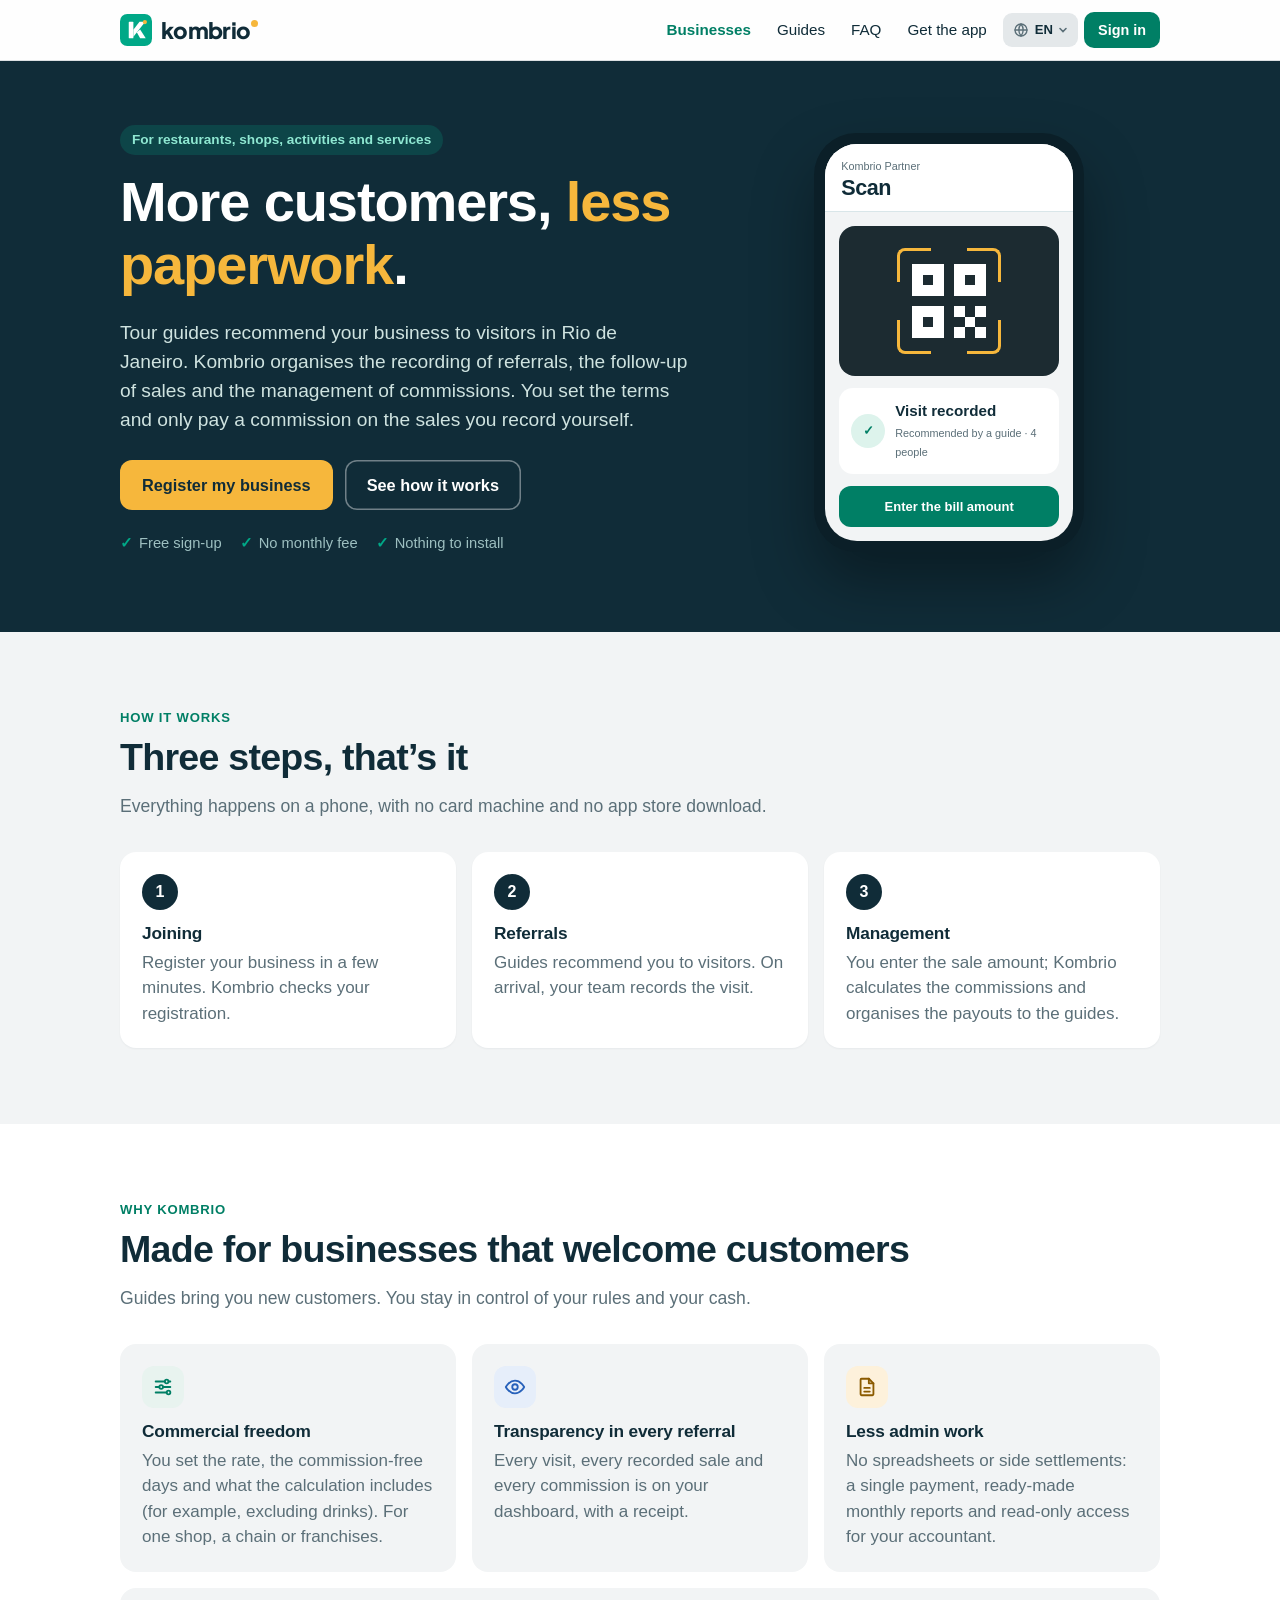
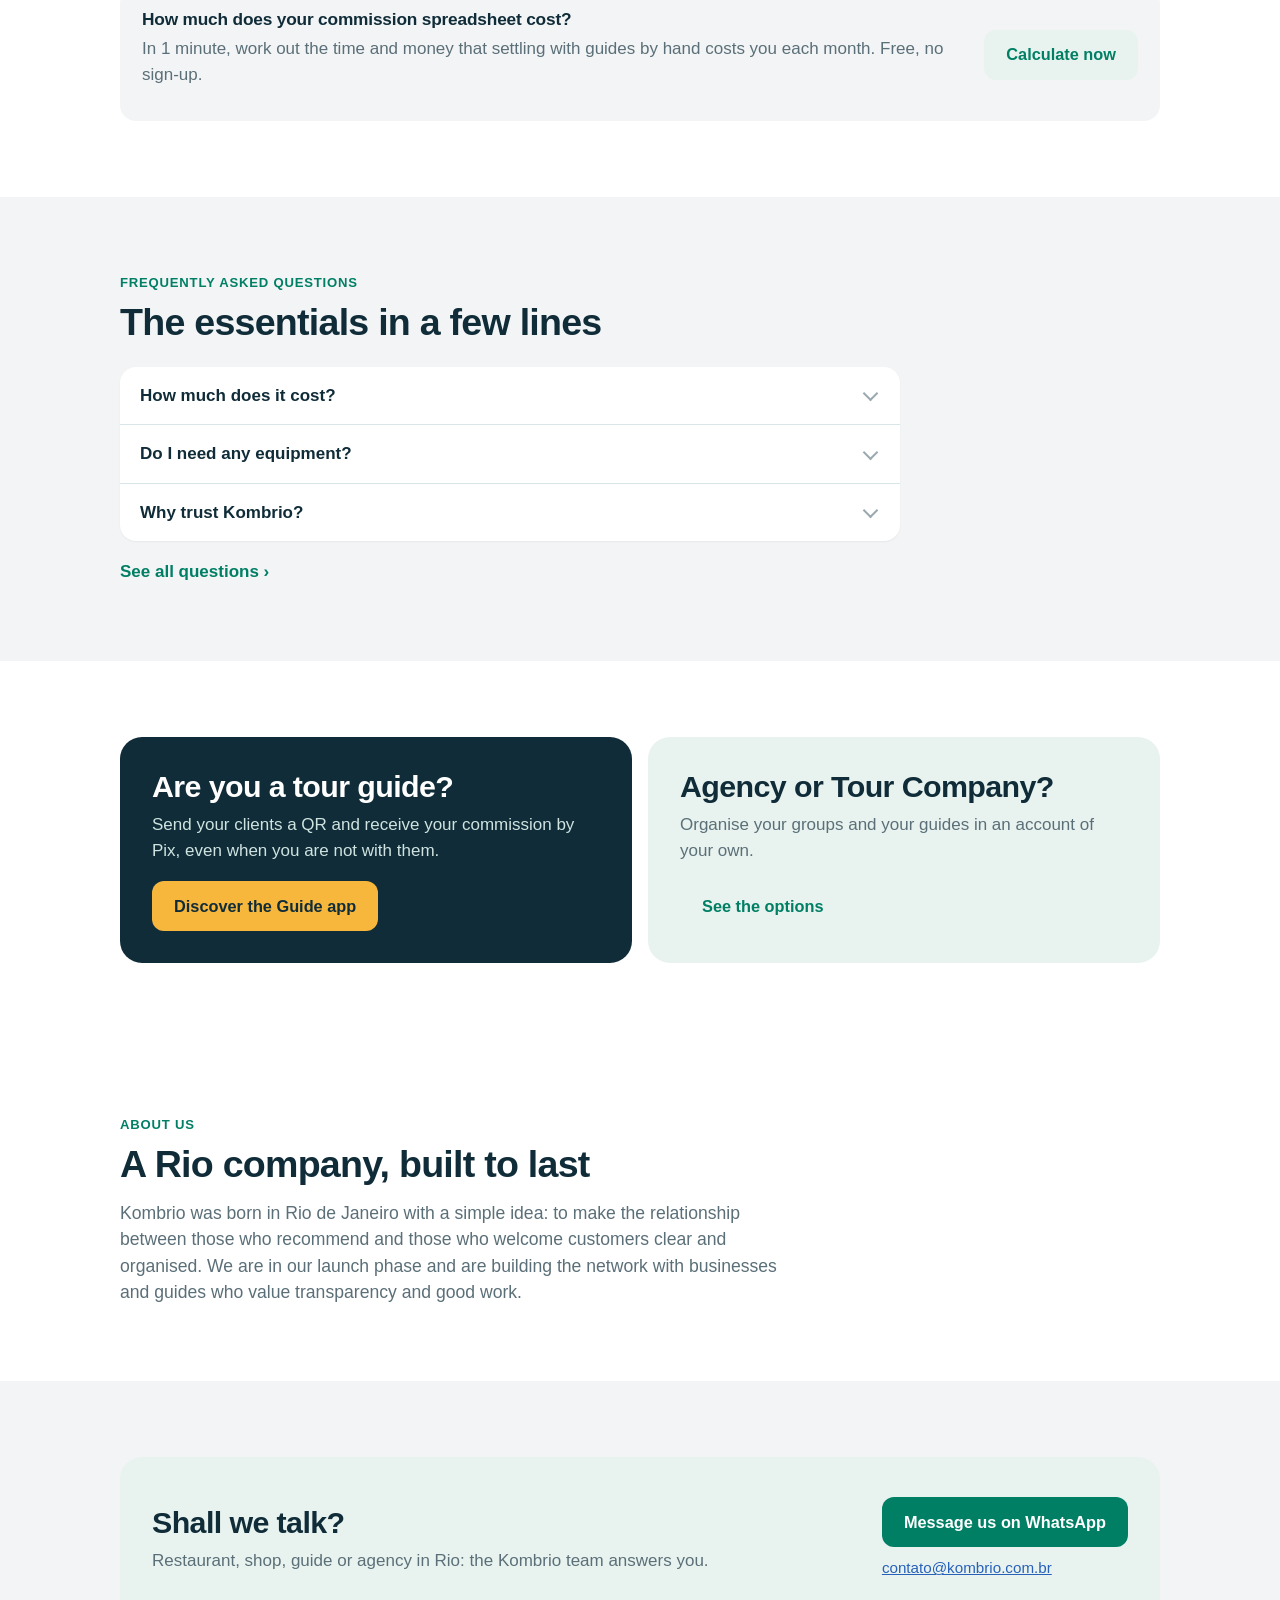
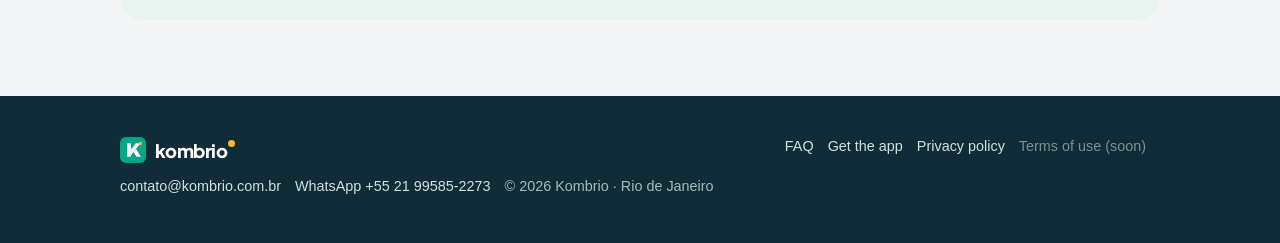
<file: index.html>
<!doctype html>
<html lang="pt-BR">
<head>
  <meta charset="utf-8">
  <meta name="viewport" content="width=device-width, initial-scale=1, viewport-fit=cover">
  <title data-t="meta.title">Kombrio · Mais clientes, menos burocracia</title>
  <meta name="description" content="Restaurantes, lojas, atividades e serviços: guias de turismo recomendam o seu estabelecimento. A Kombrio organiza as indicações, as vendas e as comissões. Sem mensalidade.">
  <meta name="theme-color" content="#102C38">
  <meta property="og:title" content="Kombrio · Mais clientes, menos burocracia">
  <meta property="og:description" content="Guias de turismo recomendam o seu estabelecimento. A Kombrio organiza as indicações, o acompanhamento das vendas e a gestão das comissões.">
  <meta property="og:image" content="https://kombrio.com.br/icon-512.png">
  <link rel="canonical" href="https://kombrio.com.br/">
  <link rel="icon" href="icon.svg" type="image/svg+xml">
  <link rel="apple-touch-icon" href="icon-180.png">
  <link rel="preconnect" href="https://fonts.googleapis.com">
  <link rel="preconnect" href="https://fonts.gstatic.com" crossorigin>
  <link rel="stylesheet" href="https://fonts.googleapis.com/css2?family=Plus+Jakarta+Sans:wght@800&display=swap">
  <link rel="stylesheet" href="site.css?v=8">
</head>
<body>
<header class="top">
  <div class="wrap bar">
    <a class="logo" href="./"><img src="icon.svg" alt="">kombrio<i></i></a>
    <nav class="nav">
      <a class="lk on" href="./" data-t="nav.partners">Estabelecimentos</a>
      <a class="lk" href="guias.html" data-t="nav.guides">Guias</a>
      <a class="lk" href="faq.html" data-t="nav.faq">Perguntas</a>
      <a class="lk" href="baixar.html" data-t="nav.dl">Baixar o app</a>
      <label class="langsw" title="Idioma / Language / Langue"><svg width="16" height="16" viewBox="0 0 24 24" fill="none" stroke="currentColor" stroke-width="2" stroke-linecap="round" stroke-linejoin="round" aria-hidden="true"><circle cx="12" cy="12" r="9"/><path d="M3 12h18M12 3a14 14 0 0 1 0 18M12 3a14 14 0 0 0 0 18"/></svg><span class="langsw-l">PT</span><svg width="10" height="10" viewBox="0 0 10 10" aria-hidden="true"><path d="M2 3.5l3 3 3-3" fill="none" stroke="currentColor" stroke-width="1.6" stroke-linecap="round"/></svg><select aria-label="Idioma / Language / Langue"><option value="pt">Português</option><option value="en">English</option><option value="fr">Français</option></select></label>
      <a class="btn pri sm" href="https://app.kombrio.com.br/" data-t="nav.app">Entrar</a>
    </nav>
  </div>
</header>

<main>
  <div class="hero">
    <div class="wrap">
      <div>
        <span class="pill" data-t="h.pill">Para restaurantes, lojas, atividades e serviços</span>
        <h1 data-t="h.title" data-html>Mais clientes, <em>menos burocracia</em>.</h1>
        <p class="lead" data-t="h.lead">Guias de turismo recomendam seu estabelecimento aos visitantes do Rio de Janeiro. A Kombrio organiza o registro das indicações, o acompanhamento das vendas e a gestão das comissões. Você define as condições e só paga comissão sobre as vendas que você mesmo registra.</p>
        <div class="btns">
          <a class="btn yel" href="https://app.kombrio.com.br/partner/#/parceria" data-t="h.cta">Cadastrar meu estabelecimento</a>
          <a class="btn ghost" href="#como" data-t="h.sim">Ver como funciona</a>
        </div>
        <ul class="ticks">
          <li data-t="h.t1">Cadastro gratuito</li>
          <li data-t="h.t2">Sem mensalidade</li>
          <li data-t="h.t3">Nada para instalar</li>
        </ul>
      </div>
      <div class="art" aria-hidden="true">
        <div class="phone"><div class="screen">
          <div class="scr-top"><small data-t="m.k">Kombrio Parceiro</small><b data-t="m.t">Escanear</b></div>
          <div class="scr-body">
            <div class="qr-frame"><span class="a"></span><span class="b"></span><span class="c"></span><span class="d"></span>
              <svg viewBox="0 0 7 7" width="74" height="74" style="position:absolute;left:50%;top:50%;margin:-37px 0 0 -37px" shape-rendering="crispEdges"><path fill="#fff" d="M0 0h3v3H0zM4 0h3v3H4zM0 4h3v3H0zM4 4h1v1H4zM6 4h1v1H6zM5 5h1v1H5zM4 6h1v1H4zM6 6h1v1H6z"/><path fill="#1c2b31" d="M1 1h1v1H1zM5 1h1v1H5zM1 5h1v1H1z"/></svg>
            </div>
            <div class="ok-card"><span class="ck">✓</span><div><b data-t="m.ok">Visita registrada</b><small data-t="m.okd">Recomendada por um guia · 4 pessoas</small></div></div>
            <div class="scr-btn" data-t="m.btn">Informar o valor da conta</div>
          </div>
        </div></div>
      </div>
    </div>
  </div>

  <section class="sec" id="como">
    <div class="wrap">
      <div class="kick" data-t="s.k">Como funciona</div>
      <h2 data-t="s.t">Três passos, e pronto</h2>
      <p class="intro" data-t="s.i">Tudo acontece no celular, sem maquininha nem aplicativo para baixar na loja.</p>
      <div class="steps">
        <div class="step"><div class="n">1</div><h3 data-t="s.1t">Adesão</h3><p data-t="s.1p">Cadastre seu estabelecimento em poucos minutos. A Kombrio confere o cadastro.</p></div>
        <div class="step"><div class="n">2</div><h3 data-t="s.2t">Indicações</h3><p data-t="s.2p">Os guias recomendam você aos visitantes. Na chegada, sua equipe registra a visita.</p></div>
        <div class="step"><div class="n">3</div><h3 data-t="s.3t">Gestão</h3><p data-t="s.3p">Você informa o valor da venda; a Kombrio calcula as comissões e organiza os repasses aos guias.</p></div>
      </div>
    </div>
  </section>

  <section class="sec white">
    <div class="wrap">
      <div class="kick" data-t="a.k">Por que a Kombrio</div>
      <h2 data-t="a.t">Feita para quem recebe clientes</h2>
      <p class="intro" data-t="a.i">Os guias trazem clientes novos. Você mantém o controle das suas regras e do seu caixa.</p>
      <div class="tiles">
        <div class="tile"><div class="ic"><svg width="22" height="22" viewBox="0 0 24 24" fill="none" stroke="currentColor" stroke-width="2" stroke-linecap="round" stroke-linejoin="round"><path d="M4 6h10M18 6h2M4 12h4M12 12h8M4 18h12"/><circle cx="16" cy="6" r="2"/><circle cx="10" cy="12" r="2"/><circle cx="18" cy="18" r="2"/></svg></div><h3 data-t="a.1t">Liberdade comercial</h3><p data-t="a.1p">Você define a taxa, os dias sem comissão e o que entra no cálculo (por exemplo, sem as bebidas). Vale para uma loja, uma rede ou franquias.</p></div>
        <div class="tile"><div class="ic b"><svg width="22" height="22" viewBox="0 0 24 24" fill="none" stroke="currentColor" stroke-width="2" stroke-linecap="round" stroke-linejoin="round"><path d="M2 12s3.5-7 10-7 10 7 10 7-3.5 7-10 7S2 12 2 12z"/><circle cx="12" cy="12" r="3"/></svg></div><h3 data-t="a.2t">Transparência em cada indicação</h3><p data-t="a.2p">Cada visita, cada venda registrada e cada comissão ficam no seu painel, com comprovante.</p></div>
        <div class="tile"><div class="ic y"><svg width="22" height="22" viewBox="0 0 24 24" fill="none" stroke="currentColor" stroke-width="2" stroke-linecap="round" stroke-linejoin="round"><path d="M14 3H6a1 1 0 0 0-1 1v16a1 1 0 0 0 1 1h12a1 1 0 0 0 1-1V8z"/><path d="M14 3v5h5M9 13h6M9 17h6"/></svg></div><h3 data-t="a.3t">Menos trabalho administrativo</h3><p data-t="a.3p">Sem planilha nem acerto à parte: um único pagamento, relatórios mensais prontos e acesso de leitura para o seu contador.</p></div>
      </div>
      <div class="tile" style="margin-top:16px;display:flex;flex-wrap:wrap;align-items:center;justify-content:space-between">
        <div style="flex:1 1 320px;margin:0 16px 12px 0"><h3 data-t="calc.t">Quanto custa a sua planilha de comissões?</h3><p data-t="calc.p">Em 1 minuto, calcule o tempo e o dinheiro que o acerto manual com os guias custa por mês. Grátis, sem cadastro.</p></div>
        <a class="btn soft" href="https://app.kombrio.com.br/partner/#/calculadora" data-t="calc.cta">Calcular agora</a>
      </div>
    </div>
  </section>


  <section class="sec">
    <div class="wrap">
      <div class="kick" data-t="f.k">Perguntas frequentes</div>
      <h2 data-t="f.t">O essencial em poucas linhas</h2>
      <div class="faq" style="margin-top:24px">
        <div class="group">
          <details><summary data-t="f.1q">Quanto custa?</summary><p data-t="f.1a">O cadastro é gratuito e não há mensalidade. Você paga só uma comissão, com a taxa que você escolhe, sobre o valor gasto pelos clientes que um guia recomendou. Sem venda, nada a pagar.</p></details>
          <details><summary data-t="f.2q">Preciso de equipamento?</summary><p data-t="f.2a">Não. Qualquer celular com câmera serve. A Kombrio funciona no navegador; se quiser, adicione o atalho à tela inicial.</p></details>
          <details><summary data-t="f.3q">Por que confiar na Kombrio?</summary><p data-t="f.3a">Tudo fica registrado. No seu painel e no relatório mensal, cada visita aparece com o guia, o valor da venda e a comissão. Antes de pagar, você pode contestar uma visita. Cada guia tem o registro Cadastur conferido pela Kombrio antes de receber qualquer repasse.</p></details>
        </div>
        <a class="more" href="faq.html#estabelecimentos" data-t="f.more">Ver todas as perguntas ›</a>
      </div>
    </div>
  </section>

  <section class="sec white">
    <div class="wrap two">
      <div class="band dark" style="display:block">
        <div style="margin:0 0 18px"><h2 data-t="g.t">Você é guia de turismo?</h2><p data-t="g.p">Envie um QR aos seus clientes e receba a sua comissão por Pix, mesmo quando não está com eles.</p></div>
        <a class="btn yel" href="guias.html" data-t="g.cta">Conhecer o app Guia</a>
      </div>
      <div class="band" style="display:block">
        <div style="margin:0 0 18px"><h2 data-t="ag.t">Agência ou Tour Company?</h2><p data-t="ag.p">Organize os seus grupos e os seus guias numa conta própria.</p></div>
        <a class="btn soft" href="guias.html#agencias" data-t="ag.cta">Ver as soluções</a>
      </div>
    </div>
  </section>

  <section class="sec white" id="quem-somos">
    <div class="wrap">
      <div class="kick" data-t="q.k">Quem somos</div>
      <h2 data-t="q.t">Uma empresa do Rio, feita para durar</h2>
      <p class="intro" style="margin-bottom:0" data-t="q.p">A Kombrio nasceu no Rio de Janeiro com uma ideia simples: tornar clara e organizada a relação entre quem recomenda e quem recebe clientes. Estamos em fase de lançamento e construímos a rede com estabelecimentos e guias que valorizam a transparência e o trabalho bem feito.</p>
    </div>
  </section>

  <section class="sec contact" id="contato">
    <div class="wrap">
      <div class="band">
        <div><h2 data-t="c.t">Vamos conversar?</h2><p data-t="c.p">Restaurante, loja, guia ou agência no Rio: a equipe Kombrio responde.</p></div>
        <div><div class="btns"><a class="btn pri" data-wa href="https://wa.me/5521995852273" data-t="c.wa">Falar pelo WhatsApp</a></div><a class="mail" href="mailto:contato@kombrio.com.br">contato@kombrio.com.br</a></div>
      </div>
    </div>
  </section>
</main>

<footer>
  <div class="wrap">
    <a class="logo" href="./"><img src="icon.svg" alt="">kombrio<i></i></a>
    <div class="links"><a href="faq.html" data-t="nav.faq">Perguntas</a><a href="baixar.html" data-t="nav.dl">Baixar o app</a><a href="https://app.kombrio.com.br/client/#/privacidade" data-t="ft.priv">Política de privacidade</a><span class="soon" data-t="ft.terms">Termos de uso (em breve)</span></div>
    <div class="ft-contact"><a href="mailto:contato@kombrio.com.br">contato@kombrio.com.br</a><a data-wa href="https://wa.me/5521995852273">WhatsApp +55 21 99585-2273</a><span data-t="ft.city">© 2026 Kombrio · Rio de Janeiro</span></div>
  </div>
</footer>

<nav class="tabbar" aria-label="Menu">
  <a class="on" href="./"><svg width="24" height="24" viewBox="0 0 24 24" fill="none" stroke="currentColor" stroke-width="2" stroke-linecap="round" stroke-linejoin="round"><path d="M3 9l1-5h16l1 5M4 9v11h16V9M9 20v-6h6v6"/></svg><span data-t="nav.partners">Estabelecimentos</span></a>
  <a href="guias.html"><svg width="24" height="24" viewBox="0 0 24 24" fill="none" stroke="currentColor" stroke-width="2" stroke-linecap="round" stroke-linejoin="round"><circle cx="12" cy="7" r="4"/><path d="M4 21v-1a7 7 0 0 1 16 0v1"/></svg><span data-t="nav.guides">Guias</span></a>
  <a href="faq.html"><svg width="24" height="24" viewBox="0 0 24 24" fill="none" stroke="currentColor" stroke-width="2" stroke-linecap="round" stroke-linejoin="round"><circle cx="12" cy="12" r="9"/><path d="M9.5 9.5a2.5 2.5 0 1 1 3.5 2.3c-.6.3-1 .9-1 1.6v.6M12 17h.01"/></svg><span data-t="nav.faq">Perguntas</span></a>
  <a href="baixar.html"><svg width="24" height="24" viewBox="0 0 24 24" fill="none" stroke="currentColor" stroke-width="2" stroke-linecap="round" stroke-linejoin="round"><path d="M12 3v12M7 10l5 5 5-5M5 21h14"/></svg><span data-t="nav.dl">Baixar o app</span></a>
</nav>

<script>
window.PAGE_T = {
  en: {
    'calc.t': 'How much does your commission spreadsheet cost?',
    'calc.p': 'In 1 minute, work out the time and money that settling with guides by hand costs you each month. Free, no sign-up.',
    'calc.cta': 'Calculate now',
    'meta.title': 'Kombrio · More customers, less paperwork',
    'h.pill': 'For restaurants, shops, activities and services', 'h.title': 'More customers, <em>less paperwork</em>.',
    'h.lead': 'Tour guides recommend your business to visitors in Rio de Janeiro. Kombrio organises the recording of referrals, the follow-up of sales and the management of commissions. You set the terms and only pay a commission on the sales you record yourself.',
    'h.cta': 'Register my business', 'h.sim': 'See how it works', 'h.t1': 'Free sign-up', 'h.t2': 'No monthly fee', 'h.t3': 'Nothing to install',
    'm.k': 'Kombrio Partner', 'm.t': 'Scan', 'm.ok': 'Visit recorded', 'm.okd': 'Recommended by a guide · 4 people', 'm.btn': 'Enter the bill amount',
    's.k': 'How it works', 's.t': 'Three steps, that’s it', 's.i': 'Everything happens on a phone, with no card machine and no app store download.',
    's.1t': 'Joining', 's.1p': 'Register your business in a few minutes. Kombrio checks your registration.',
    's.2t': 'Referrals', 's.2p': 'Guides recommend you to visitors. On arrival, your team records the visit.',
    's.3t': 'Management', 's.3p': 'You enter the sale amount; Kombrio calculates the commissions and organises the payouts to the guides.',
    'a.k': 'Why Kombrio', 'a.t': 'Made for businesses that welcome customers', 'a.i': 'Guides bring you new customers. You stay in control of your rules and your cash.',
    'f.k': 'Frequently asked questions', 'f.t': 'The essentials in a few lines',
    'f.1q': 'How much does it cost?', 'f.1a': 'Sign-up is free and there is no monthly fee. You only pay a commission, at the rate you choose, on the amount spent by customers a guide recommended. No sale, nothing to pay.',
    'f.2q': 'Do I need any equipment?', 'f.2a': 'No. Any phone with a camera will do. Kombrio runs in the browser; you can add a shortcut to your home screen.',
    'f.3q': 'Why trust Kombrio?', 'f.3a': 'Everything is recorded. On your dashboard and in the monthly report, each visit shows the guide, the sale amount and the commission. Before paying, you can dispute a visit. Each guide’s Cadastur registration is checked by Kombrio before they receive any payout.',
    'f.more': 'See all questions ›',
    'g.t': 'Are you a tour guide?', 'g.p': 'Send your clients a QR and receive your commission by Pix, even when you are not with them.', 'g.cta': 'Discover the Guide app',
    'ag.t': 'Agency or Tour Company?', 'ag.p': 'Organise your groups and your guides in an account of your own.', 'ag.cta': 'See the options',
    'a.1t': 'Commercial freedom',
    'a.1p': 'You set the rate, the commission-free days and what the calculation includes (for example, excluding drinks). For one shop, a chain or franchises.',
    'a.2t': 'Transparency in every referral',
    'a.2p': 'Every visit, every recorded sale and every commission is on your dashboard, with a receipt.',
    'a.3t': 'Less admin work',
    'a.3p': 'No spreadsheets or side settlements: a single payment, ready-made monthly reports and read-only access for your accountant.',
    'q.k': 'About us',
    'q.t': 'A Rio company, built to last',
    'q.p': 'Kombrio was born in Rio de Janeiro with a simple idea: to make the relationship between those who recommend and those who welcome customers clear and organised. We are in our launch phase and are building the network with businesses and guides who value transparency and good work.'
  },
  fr: {
    'calc.t': 'Combien vous coûte votre tableur de commissions ?',
    'calc.p': 'En 1 minute, calculez le temps et l\'argent que le règlement manuel avec les guides vous coûte chaque mois. Gratuit, sans inscription.',
    'calc.cta': 'Calculer maintenant',
    'meta.title': 'Kombrio · Plus de clients, moins de paperasse',
    'h.pill': 'Pour les restaurants, boutiques, activités et services', 'h.title': 'Plus de clients, <em>moins de paperasse</em>.',
    'h.lead': 'Des guides de tourisme recommandent votre établissement aux visiteurs de Rio de Janeiro. Kombrio organise l’enregistrement des recommandations, le suivi des ventes et la gestion des commissions. Vous fixez les conditions et ne payez une commission que sur les ventes que vous enregistrez vous-même.',
    'h.cta': 'Inscrire mon établissement', 'h.sim': 'Voir comment ça marche', 'h.t1': 'Inscription gratuite', 'h.t2': 'Sans abonnement', 'h.t3': 'Rien à installer',
    'm.k': 'Kombrio Partenaire', 'm.t': 'Scanner', 'm.ok': 'Visite enregistrée', 'm.okd': 'Recommandée par un guide · 4 personnes', 'm.btn': 'Saisir le montant de l’addition',
    's.k': 'Comment ça marche', 's.t': 'Trois étapes, c’est tout', 's.i': 'Tout se passe sur le téléphone, sans terminal ni application à télécharger.',
    's.1t': 'Adhésion', 's.1p': 'Inscrivez votre établissement en quelques minutes. Kombrio vérifie l’inscription.',
    's.2t': 'Recommandations', 's.2p': 'Les guides vous recommandent aux visiteurs. À l’arrivée, votre équipe enregistre la visite.',
    's.3t': 'Gestion', 's.3p': 'Vous saisissez le montant de la vente ; Kombrio calcule les commissions et organise les reversements aux guides.',
    'a.k': 'Pourquoi Kombrio', 'a.t': 'Pensé pour ceux qui accueillent des clients', 'a.i': 'Les guides vous amènent de nouveaux clients. Vous gardez la main sur vos règles et votre caisse.',
    'f.k': 'Questions fréquentes', 'f.t': 'L’essentiel en quelques lignes',
    'f.1q': 'Combien ça coûte ?', 'f.1a': 'L’inscription est gratuite et il n’y a pas d’abonnement. Vous payez seulement une commission, au taux que vous choisissez, sur le montant dépensé par les clients recommandés par un guide. Pas de vente, rien à payer.',
    'f.2q': 'Faut-il du matériel ?', 'f.2a': 'Non. N’importe quel téléphone avec appareil photo suffit. Kombrio fonctionne dans le navigateur ; vous pouvez ajouter un raccourci sur l’écran d’accueil.',
    'f.3q': 'Pourquoi faire confiance à Kombrio ?', 'f.3a': 'Tout est enregistré. Dans votre tableau de bord et le relevé mensuel, chaque visite apparaît avec le guide, le montant de la vente et la commission. Avant de payer, vous pouvez contester une visite. Le Cadastur de chaque guide est vérifié par Kombrio avant tout reversement.',
    'f.more': 'Voir toutes les questions ›',
    'g.t': 'Vous êtes guide touristique ?', 'g.p': 'Envoyez un QR à vos clients et recevez votre commission par Pix, même quand vous n’êtes pas avec eux.', 'g.cta': 'Découvrir l’app Guide',
    'ag.t': 'Agence ou Tour Company ?', 'ag.p': 'Organisez vos groupes et vos guides dans un compte à vous.', 'ag.cta': 'Voir les solutions',
    'a.1t': 'Liberté commerciale',
    'a.1p': 'Vous fixez le taux, les jours sans commission et ce qui entre dans le calcul (par exemple, hors boissons). Pour une boutique, une chaîne ou des franchises.',
    'a.2t': 'Transparence à chaque recommandation',
    'a.2p': 'Chaque visite, chaque vente enregistrée et chaque commission sont dans votre tableau de bord, avec reçu.',
    'a.3t': 'Moins de travail administratif',
    'a.3p': 'Ni tableur ni arrangement à côté : un seul paiement, des relevés mensuels prêts et un accès en lecture pour votre comptable.',
    'q.k': 'Qui sommes-nous',
    'q.t': 'Une entreprise de Rio, faite pour durer',
    'q.p': 'Kombrio est né à Rio de Janeiro d’une idée simple : rendre claire et organisée la relation entre ceux qui recommandent et ceux qui accueillent des clients. Nous sommes en phase de lancement et construisons le réseau avec des établissements et des guides attachés à la transparence et au travail bien fait.'
  }
};
</script>
<script src="site.js?v=8"></script>
</body>
</html>
</file>
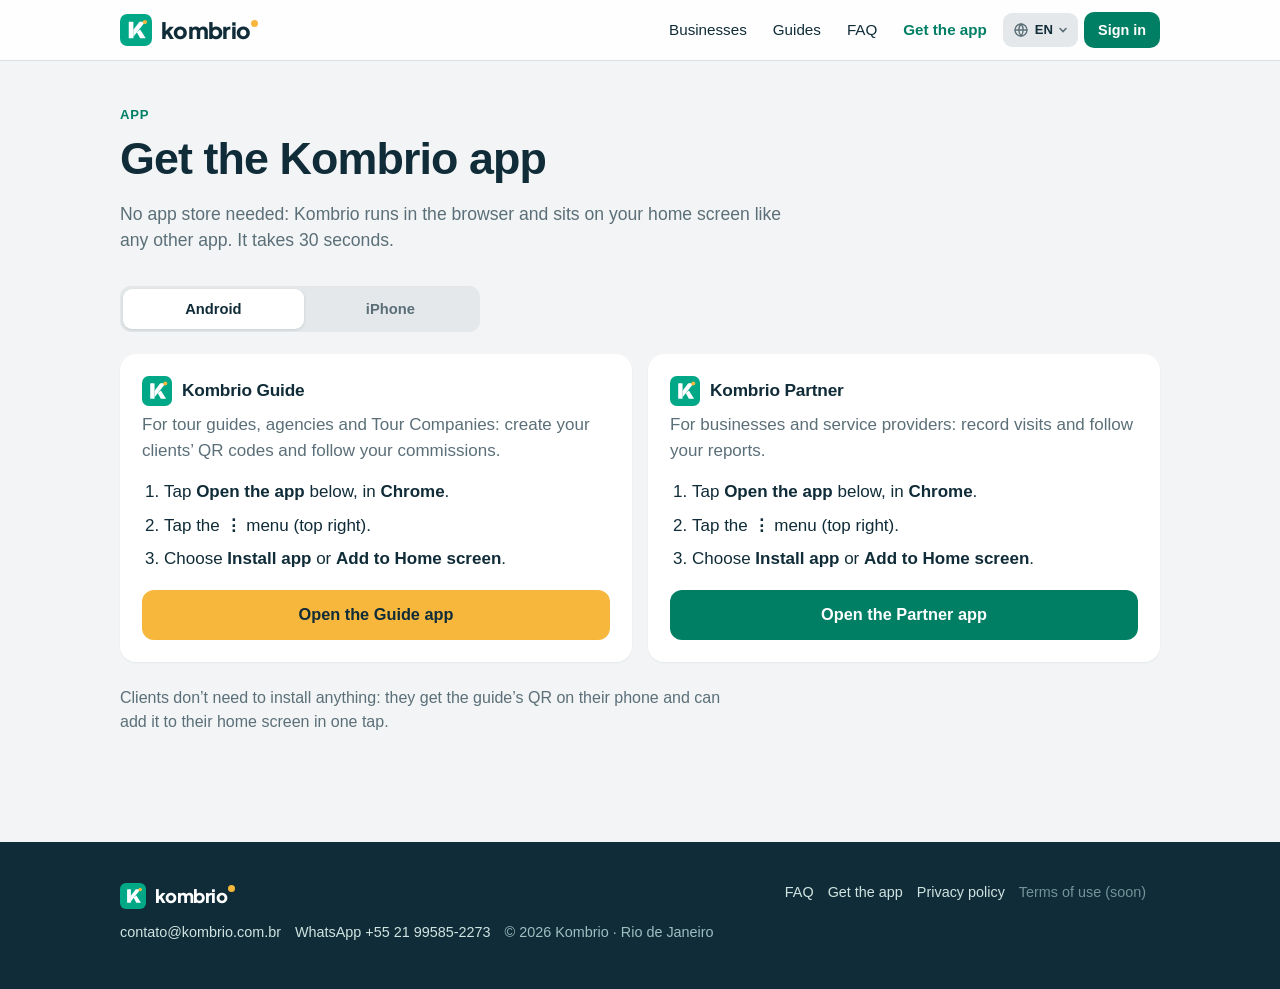
<file: baixar.html>
<!doctype html>
<html lang="pt-BR">
<head>
  <meta charset="utf-8">
  <meta name="viewport" content="width=device-width, initial-scale=1, viewport-fit=cover">
  <title data-t="meta.title">Baixar o app · Kombrio</title>
  <meta name="description" content="Instale o aplicativo Kombrio Guia ou Parceiro na tela inicial do seu celular, Android ou iPhone.">
  <meta name="theme-color" content="#102C38">
  <meta property="og:title" content="Baixar o app · Kombrio">
  <meta property="og:description" content="Instale o aplicativo Kombrio Guia ou Parceiro na tela inicial do seu celular, Android ou iPhone.">
  <meta property="og:image" content="https://kombrio.com.br/icon-512.png">
  <link rel="canonical" href="https://kombrio.com.br/baixar.html">
  <link rel="icon" href="icon.svg" type="image/svg+xml">
  <link rel="apple-touch-icon" href="icon-180.png">
  <link rel="preconnect" href="https://fonts.googleapis.com">
  <link rel="preconnect" href="https://fonts.gstatic.com" crossorigin>
  <link rel="stylesheet" href="https://fonts.googleapis.com/css2?family=Plus+Jakarta+Sans:wght@800&display=swap">
  <link rel="stylesheet" href="site.css?v=8">
</head>
<body>
<header class="top">
  <div class="wrap bar">
    <a class="logo" href="./"><img src="icon.svg" alt="">kombrio<i></i></a>
    <nav class="nav">
      <a class="lk" href="./" data-t="nav.partners">Estabelecimentos</a>
      <a class="lk" href="guias.html" data-t="nav.guides">Guias</a>
      <a class="lk" href="faq.html" data-t="nav.faq">Perguntas</a>
      <a class="lk on" href="baixar.html" data-t="nav.dl">Baixar o app</a>
      <label class="langsw" title="Idioma / Language / Langue"><svg width="16" height="16" viewBox="0 0 24 24" fill="none" stroke="currentColor" stroke-width="2" stroke-linecap="round" stroke-linejoin="round" aria-hidden="true"><circle cx="12" cy="12" r="9"/><path d="M3 12h18M12 3a14 14 0 0 1 0 18M12 3a14 14 0 0 0 0 18"/></svg><span class="langsw-l">PT</span><svg width="10" height="10" viewBox="0 0 10 10" aria-hidden="true"><path d="M2 3.5l3 3 3-3" fill="none" stroke="currentColor" stroke-width="1.6" stroke-linecap="round"/></svg><select aria-label="Idioma / Language / Langue"><option value="pt">Português</option><option value="en">English</option><option value="fr">Français</option></select></label>
      <a class="btn pri sm" href="https://app.kombrio.com.br/" data-t="nav.app">Entrar</a>
    </nav>
  </div>
</header>

<main>
  <section class="sec" style="padding-top:44px">
    <div class="wrap">
      <div class="kick" data-t="k">Aplicativo</div>
      <h1 style="font-size:clamp(2rem,4.4vw,2.8rem)" data-t="t">Baixar o app Kombrio</h1>
      <p class="intro" data-t="i">Não precisa passar pela loja de aplicativos: a Kombrio funciona no navegador e fica na tela inicial do celular, como qualquer app. Leva 30 segundos.</p>
      <div class="faq-tabs" role="group" aria-label="Celular" style="max-width:360px">
        <button data-os="android">Android</button><button data-os="ios">iPhone</button>
      </div>
      <div class="two">
        <div class="tile">
          <h3 style="display:flex;align-items:center"><img src="icon.svg" alt="" width="30" height="30" style="margin-right:10px"><span data-t="g.t">Kombrio Guia</span></h3>
          <p data-t="g.p">Para guias de turismo, agências e Tour Companies: crie os QR dos seus clientes e acompanhe as suas comissões.</p>
          <ol class="how" data-os-steps></ol>
          <a class="btn yel" style="width:100%" href="https://app.kombrio.com.br/guide/" data-t="g.cta">Abrir o app Guia</a>
        </div>
        <div class="tile">
          <h3 style="display:flex;align-items:center"><img src="icon.svg" alt="" width="30" height="30" style="margin-right:10px"><span data-t="p.t">Kombrio Parceiro</span></h3>
          <p data-t="p.p">Para estabelecimentos e prestadores de serviços: registre as visitas e acompanhe os seus relatórios.</p>
          <ol class="how" data-os-steps></ol>
          <a class="btn pri" style="width:100%" href="https://app.kombrio.com.br/partner/" data-t="p.cta">Abrir o app Parceiro</a>
        </div>
      </div>
      <p class="intro" style="margin-top:24px;font-size:1rem" data-t="tip">Os clientes não precisam instalar nada: eles recebem o QR do guia pelo celular e podem colocá-lo na tela inicial com um toque.</p>
    </div>
  </section>
</main>
<style>
  .how{margin:16px 0 18px;padding-left:22px;color:var(--ink)}
  .how li{margin-bottom:8px}
  .two .tile{display:block}
  .two .tile p{margin-bottom:0}
</style>
<script>
window.PAGE_T = {
  en: {
    'meta.title': 'Get the app · Kombrio', 'k': 'App', 't': 'Get the Kombrio app',
    'i': 'No app store needed: Kombrio runs in the browser and sits on your home screen like any other app. It takes 30 seconds.',
    'g.t': 'Kombrio Guide', 'g.p': 'For tour guides, agencies and Tour Companies: create your clients’ QR codes and follow your commissions.', 'g.cta': 'Open the Guide app',
    'p.t': 'Kombrio Partner', 'p.p': 'For businesses and service providers: record visits and follow your reports.', 'p.cta': 'Open the Partner app',
    'tip': 'Clients don’t need to install anything: they get the guide’s QR on their phone and can add it to their home screen in one tap.'
  },
  fr: {
    'meta.title': 'Installer l’app · Kombrio', 'k': 'Application', 't': 'Installer l’app Kombrio',
    'i': 'Pas besoin de passer par un store : Kombrio fonctionne dans le navigateur et se place sur l’écran d’accueil comme n’importe quelle app. Ça prend 30 secondes.',
    'g.t': 'Kombrio Guide', 'g.p': 'Pour les guides, agences et Tour Companies : créez les QR de vos clients et suivez vos commissions.', 'g.cta': 'Ouvrir l’app Guide',
    'p.t': 'Kombrio Partenaire', 'p.p': 'Pour les établissements et prestataires : enregistrez les visites et suivez vos relevés.', 'p.cta': 'Ouvrir l’app Partenaire',
    'tip': 'Les clients n’ont rien à installer : ils reçoivent le QR du guide sur leur téléphone et peuvent le mettre sur l’écran d’accueil en un geste.'
  }
};
(function () {
  var STEPS = {
    pt: { android: ['Toque em <b>Abrir o app</b> abaixo, no <b>Chrome</b>.', 'Toque no menu <b>⋮</b> (canto superior direito).', 'Escolha <b>Instalar app</b> ou <b>Adicionar à tela inicial</b>.'],
          ios: ['Toque em <b>Abrir o app</b> abaixo, no <b>Safari</b>.', 'Toque em <b>Compartilhar</b> (o quadrado com a seta; às vezes no menu <b>⋯</b>).', 'Escolha <b>Adicionar à Tela de Início</b>.'] },
    en: { android: ['Tap <b>Open the app</b> below, in <b>Chrome</b>.', 'Tap the <b>⋮</b> menu (top right).', 'Choose <b>Install app</b> or <b>Add to Home screen</b>.'],
          ios: ['Tap <b>Open the app</b> below, in <b>Safari</b>.', 'Tap <b>Share</b> (the square with an arrow; sometimes in the <b>⋯</b> menu).', 'Choose <b>Add to Home Screen</b>.'] },
    fr: { android: ['Touchez <b>Ouvrir l’app</b> ci-dessous, dans <b>Chrome</b>.', 'Touchez le menu <b>⋮</b> (en haut à droite).', 'Choisissez <b>Installer l’application</b> ou <b>Ajouter à l’écran d’accueil</b>.'],
          ios: ['Touchez <b>Ouvrir l’app</b> ci-dessous, dans <b>Safari</b>.', 'Touchez <b>Partager</b> (le carré avec une flèche ; parfois dans le menu <b>⋯</b>).', 'Choisissez <b>Sur l’écran d’accueil</b>.'] }
  };
  var lang = 'pt';
  var os = /iPhone|iPad|iPod/.test(navigator.userAgent) || (navigator.platform === 'MacIntel' && navigator.maxTouchPoints > 1) ? 'ios' : 'android';
  function render() {
    var list = STEPS[lang][os].map(function (s) { return '<li>' + s + '</li>'; }).join('');
    var ols = document.querySelectorAll('[data-os-steps]');
    for (var i = 0; i < ols.length; i++) ols[i].innerHTML = list;
    var bs = document.querySelectorAll('[data-os]');
    for (var j = 0; j < bs.length; j++) bs[j].className = bs[j].getAttribute('data-os') === os ? 'on' : '';
  }
  var bs = document.querySelectorAll('[data-os]');
  for (var k = 0; k < bs.length; k++) bs[k].onclick = function () { os = this.getAttribute('data-os'); render(); };
  window.onLang = function (l) { lang = STEPS[l] ? l : 'pt'; render(); };
  render();
})();
</script>


<footer>
  <div class="wrap">
    <a class="logo" href="./"><img src="icon.svg" alt="">kombrio<i></i></a>
    <div class="links"><a href="faq.html" data-t="nav.faq">Perguntas</a><a href="baixar.html" data-t="nav.dl">Baixar o app</a><a href="https://app.kombrio.com.br/client/#/privacidade" data-t="ft.priv">Política de privacidade</a><span class="soon" data-t="ft.terms">Termos de uso (em breve)</span></div>
    <div class="ft-contact"><a href="mailto:contato@kombrio.com.br">contato@kombrio.com.br</a><a data-wa href="https://wa.me/5521995852273">WhatsApp +55 21 99585-2273</a><span data-t="ft.city">© 2026 Kombrio · Rio de Janeiro</span></div>
  </div>
</footer>

<nav class="tabbar" aria-label="Menu">
  <a href="./"><svg width="24" height="24" viewBox="0 0 24 24" fill="none" stroke="currentColor" stroke-width="2" stroke-linecap="round" stroke-linejoin="round"><path d="M3 9l1-5h16l1 5M4 9v11h16V9M9 20v-6h6v6"/></svg><span data-t="nav.partners">Estabelecimentos</span></a>
  <a href="guias.html"><svg width="24" height="24" viewBox="0 0 24 24" fill="none" stroke="currentColor" stroke-width="2" stroke-linecap="round" stroke-linejoin="round"><circle cx="12" cy="7" r="4"/><path d="M4 21v-1a7 7 0 0 1 16 0v1"/></svg><span data-t="nav.guides">Guias</span></a>
  <a href="faq.html"><svg width="24" height="24" viewBox="0 0 24 24" fill="none" stroke="currentColor" stroke-width="2" stroke-linecap="round" stroke-linejoin="round"><circle cx="12" cy="12" r="9"/><path d="M9.5 9.5a2.5 2.5 0 1 1 3.5 2.3c-.6.3-1 .9-1 1.6v.6M12 17h.01"/></svg><span data-t="nav.faq">Perguntas</span></a>
  <a class="on" href="baixar.html"><svg width="24" height="24" viewBox="0 0 24 24" fill="none" stroke="currentColor" stroke-width="2" stroke-linecap="round" stroke-linejoin="round"><path d="M12 3v12M7 10l5 5 5-5M5 21h14"/></svg><span data-t="nav.dl">Baixar o app</span></a>
</nav>

<script src="site.js?v=8"></script>
</body>
</html>
</file>
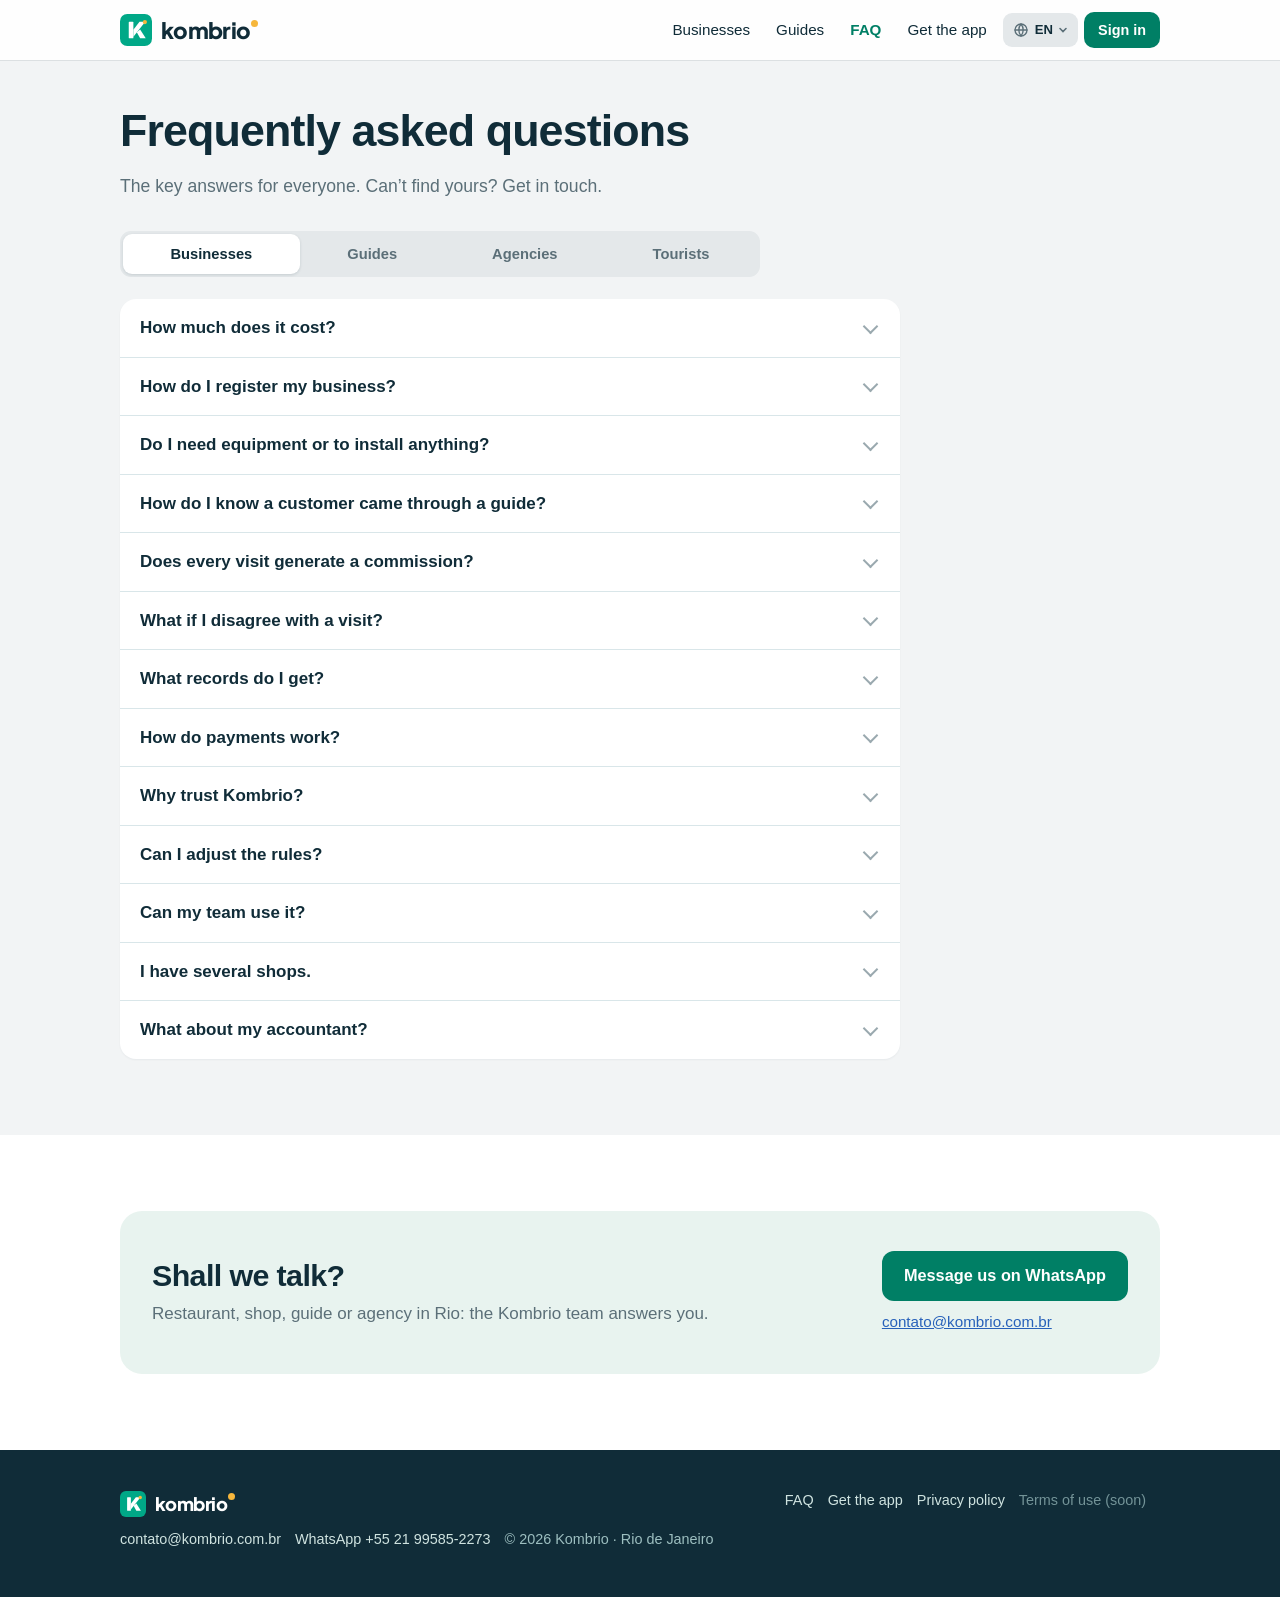
<file: faq.html>
<!doctype html>
<html lang="pt-BR">
<head>
  <meta charset="utf-8">
  <meta name="viewport" content="width=device-width, initial-scale=1, viewport-fit=cover">
  <title data-t="meta.title">Kombrio · Perguntas frequentes</title>
  <meta name="description" content="Perguntas frequentes sobre a Kombrio: estabelecimentos, guias, agências e turistas.">
  <meta name="theme-color" content="#102C38">
  <meta property="og:title" content="Kombrio · Perguntas frequentes">
  <meta property="og:description" content="Perguntas frequentes sobre a Kombrio: estabelecimentos, guias, agências e turistas.">
  <meta property="og:image" content="https://kombrio.com.br/icon-512.png">
  <link rel="canonical" href="https://kombrio.com.br/faq.html">
  <link rel="icon" href="icon.svg" type="image/svg+xml">
  <link rel="apple-touch-icon" href="icon-180.png">
  <link rel="preconnect" href="https://fonts.googleapis.com">
  <link rel="preconnect" href="https://fonts.gstatic.com" crossorigin>
  <link rel="stylesheet" href="https://fonts.googleapis.com/css2?family=Plus+Jakarta+Sans:wght@800&display=swap">
  <link rel="stylesheet" href="site.css?v=8">
</head>
<body>
<header class="top">
  <div class="wrap bar">
    <a class="logo" href="./"><img src="icon.svg" alt="">kombrio<i></i></a>
    <nav class="nav">
      <a class="lk" href="./" data-t="nav.partners">Estabelecimentos</a>
      <a class="lk" href="guias.html" data-t="nav.guides">Guias</a>
      <a class="lk on" href="faq.html" data-t="nav.faq">Perguntas</a>
      <a class="lk" href="baixar.html" data-t="nav.dl">Baixar o app</a>
      <label class="langsw" title="Idioma / Language / Langue"><svg width="16" height="16" viewBox="0 0 24 24" fill="none" stroke="currentColor" stroke-width="2" stroke-linecap="round" stroke-linejoin="round" aria-hidden="true"><circle cx="12" cy="12" r="9"/><path d="M3 12h18M12 3a14 14 0 0 1 0 18M12 3a14 14 0 0 0 0 18"/></svg><span class="langsw-l">PT</span><svg width="10" height="10" viewBox="0 0 10 10" aria-hidden="true"><path d="M2 3.5l3 3 3-3" fill="none" stroke="currentColor" stroke-width="1.6" stroke-linecap="round"/></svg><select aria-label="Idioma / Language / Langue"><option value="pt">Português</option><option value="en">English</option><option value="fr">Français</option></select></label>
      <a class="btn pri sm" href="https://app.kombrio.com.br/" data-t="nav.app">Entrar</a>
    </nav>
  </div>
</header>

<main>
  <section class="sec" style="padding-top:44px">
    <div class="wrap">
      <h1 style="font-size:clamp(2rem,4.4vw,2.8rem)" data-t="h.t">Perguntas frequentes</h1>
      <p class="intro" data-t="h.i">As respostas essenciais, para cada um. Não encontrou a sua? Fale com a gente.</p>
      <div class="faq-tabs" role="tablist">
        <button data-aud-tab="estabelecimentos" role="tab" data-t="tab.p">Estabelecimentos</button>
        <button data-aud-tab="guias" role="tab" data-t="tab.g">Guias</button>
        <button data-aud-tab="agencias" role="tab" data-t="tab.a">Agências</button>
        <button data-aud-tab="turistas" role="tab" data-t="tab.c">Turistas</button>
      </div>
      <div class="faq">
        <div id="aud-estabelecimentos" class="group">
          <details><summary data-t="p.1q">Quanto custa?</summary><p data-t="p.1a">O cadastro é gratuito e não há mensalidade. Você paga só uma comissão, com a taxa que você escolhe, sobre o valor gasto pelos clientes que um guia recomendou. Sem venda, nada a pagar.</p></details>
          <details><summary data-t="p.2q">Como cadastro meu estabelecimento?</summary><p data-t="p.2a">Pelo botão «Cadastrar meu estabelecimento», em poucos minutos pelo celular. A Kombrio valida o cadastro e você recebe um e-mail de boas-vindas.</p></details>
          <details><summary data-t="p.3q">Preciso de equipamento ou de instalar algo?</summary><p data-t="p.3a">Não. Qualquer celular com câmera serve. A Kombrio funciona no navegador; se quiser, adicione o atalho à tela inicial.</p></details>
          <details><summary data-t="p.4q">Como sei que o cliente veio por um guia?</summary><p data-t="p.4a">O cliente mostra um QR pessoal, enviado pelo guia. A sua equipe escaneia e a visita fica registrada com o guia que recomendou.</p></details>
          <details><summary data-t="p.12q">Toda visita gera comissão?</summary><p data-t="p.12a">Não. A comissão só existe quando uma venda é registrada, com o valor informado pela sua equipe.</p></details>
          <details><summary data-t="p.13q">E se eu discordar de uma visita?</summary><p data-t="p.13a">Antes de pagar, você pode contestar a visita. A equipe Kombrio analisa e responde pelo aplicativo.</p></details>
          <details><summary data-t="p.14q">Que comprovantes eu tenho?</summary><p data-t="p.14a">O histórico de cada visita e comissão, o comprovante dos seus pagamentos e um relatório mensal, que você pode compartilhar com o seu contador.</p></details>
          <details><summary data-t="p.5q">Como funcionam os pagamentos?</summary><p data-t="p.5a">Com um único Pix para a Kombrio, que cobre as comissões de todos os guias. A Kombrio repassa a cada um a sua parte, e você guarda o histórico.</p></details>
          <details><summary data-t="p.11q">Por que confiar na Kombrio?</summary><p data-t="p.11a">Tudo fica registrado. No seu painel e no relatório mensal, cada visita aparece com o guia, o valor da venda e a comissão. Antes de pagar, você pode contestar uma visita. Cada guia tem o registro Cadastur conferido pela Kombrio antes de receber qualquer repasse.</p></details>
          <details><summary data-t="p.6q">Posso ajustar as regras?</summary><p data-t="p.6a">Sim. Você escolhe a sua taxa, os dias sem comissão, o que conta para a comissão (por exemplo, sem as bebidas) e pode oferecer uma comissão maior nos horários calmos. As mudanças valem para as próximas visitas.</p></details>
          <details><summary data-t="p.7q">Minha equipe pode usar?</summary><p data-t="p.7a">Sim. Os funcionários registram as visitas pelo celular, sem ver comissões nem pagamentos.</p></details>
          <details><summary data-t="p.8q">Tenho várias lojas.</summary><p data-t="p.8a">Reúna as suas lojas numa só conta e acompanhe tudo num só painel, com lojas próprias ou franquias.</p></details>
          <details><summary data-t="p.9q">E o meu contador?</summary><p data-t="p.9a">Você tem relatórios mensais prontos e pode dar ao seu contador um acesso somente leitura.</p></details>
        </div>
        <div id="aud-guias" class="group" hidden>
          <details><summary data-t="g.1q">Quanto custa?</summary><p data-t="g.1a">Nada. O cadastro é gratuito e você recebe a sua parte da comissão paga pelo estabelecimento.</p></details>
          <details><summary data-t="g.2q">Quem pode se cadastrar?</summary><p data-t="g.2a">Guias de turismo com registro Cadastur. A conta fica ativa assim que você confirma o seu e-mail; a Kombrio verifica o seu cadastro e os repasses começam depois dessa verificação.</p></details>
          <details><summary data-t="g.3q">Como funciona o QR do cliente?</summary><p data-t="g.3a">Você cria o QR do cliente ou do grupo em segundos e o envia pelo celular. Ele vale durante a estadia e abre no idioma do cliente: português, inglês, espanhol, francês ou alemão.</p></details>
          <details><summary data-t="g.4q">Preciso acompanhar o cliente?</summary><p data-t="g.4a">Não. O QR identifica você como o guia que recomendou, mesmo quando o cliente vai sozinho.</p></details>
          <details><summary data-t="g.5q">Quando recebo?</summary><p data-t="g.5a">Quando o estabelecimento paga, a sua parte entra no próximo repasse por Pix, que soma todos os estabelecimentos. Você acompanha cada comissão no app.</p></details>
          <details><summary data-t="g.6q">Para que serve o meu crachá?</summary><p data-t="g.6a">É a sua identificação Kombrio: os estabelecimentos confirmam na hora que você é um guia cadastrado. Quando você acompanha o grupo, mostre-o na chegada.</p></details>
          <details><summary data-t="g.7q">Preciso de um aplicativo?</summary><p data-t="g.7a" data-html>Não precisa passar pela loja: o app Guia funciona no navegador e fica na tela inicial do celular. Veja <a href="baixar.html">Baixar o app</a>.</p></details>
        </div>
        <div id="aud-agencias" class="group" hidden>
          <details><summary data-t="a.1q">O que a Kombrio oferece às agências e Tour Companies?</summary><p data-t="a.1a">Uma conta própria para criar os seus grupos, vincular os seus guias e acompanhar as comissões de cada grupo.</p></details>
          <details><summary data-t="a.2q">Como vinculo um guia?</summary><p data-t="a.2a">Escaneie o crachá do guia ou digite o código dele: o vínculo é imediato.</p></details>
          <details><summary data-t="a.3q">Como fica a comissão com agência, Tour Company e guia?</summary><p data-t="a.3a">Cada um recebe a comissão da sua função, conforme as condições do estabelecimento. O estabelecimento continua pagando tudo com um único Pix.</p></details>
          <details><summary data-t="a.4q">Quanto custa?</summary><p data-t="a.4a">O cadastro é gratuito, sem mensalidade.</p></details>
          <details><summary data-t="a.5q">Como crio a conta?</summary><p data-t="a.5a" data-html>No <a href="https://app.kombrio.com.br/guide/">app Guia</a>, escolha a opção empresa e depois «Agência» ou «Tour Company».</p></details>
        </div>
        <div id="aud-turistas" class="group" hidden>
          <details><summary data-t="c.1q">O que é este QR?</summary><p data-t="c.1a">É o seu passe Kombrio, enviado pelo seu guia. Mostre-o nos estabelecimentos parceiros que ele recomendou.</p></details>
          <details><summary data-t="c.2q">Vou pagar mais caro?</summary><p data-t="c.2a">Não. Você paga a conta normal. Alguns parceiros oferecem até um presente ou um preço especial, que aparece na sua página.</p></details>
          <details><summary data-t="c.3q">Preciso instalar algo?</summary><p data-t="c.3a">Não. O QR abre no navegador do celular. Você pode guardá-lo na tela inicial ou nas fotos.</p></details>
          <details><summary data-t="c.4q">Até quando vale?</summary><p data-t="c.4a">Durante a sua estadia, nas datas indicadas pelo seu guia.</p></details>
          <details><summary data-t="c.5q">Em que idioma?</summary><p data-t="c.5a">A sua página abre no idioma do seu celular: português, inglês, espanhol, francês ou alemão.</p></details>
        </div>
      </div>
    </div>
  </section>

  <section class="sec white contact" id="contato">
    <div class="wrap">
      <div class="band">
        <div><h2 data-t="c.t">Vamos conversar?</h2><p data-t="c.p">Restaurante, loja, guia ou agência no Rio: a equipe Kombrio responde.</p></div>
        <div><div class="btns"><a class="btn pri" data-wa href="https://wa.me/5521995852273" data-t="c.wa">Falar pelo WhatsApp</a></div><a class="mail" href="mailto:contato@kombrio.com.br">contato@kombrio.com.br</a></div>
      </div>
    </div>
  </section>
</main>
<script>
window.PAGE_T = {
  en: {
    'meta.title': 'Kombrio · Frequently asked questions',
    'h.t': 'Frequently asked questions', 'h.i': 'The key answers for everyone. Can’t find yours? Get in touch.',
    'tab.p': 'Businesses', 'tab.g': 'Guides', 'tab.a': 'Agencies', 'tab.c': 'Tourists',
    'p.1q': 'How much does it cost?', 'p.1a': 'Sign-up is free and there is no monthly fee. You only pay a commission, at the rate you choose, on the amount spent by customers a guide recommended. No sale, nothing to pay.',
    'p.2q': 'How do I register my business?', 'p.2a': 'With the “Register my business” button, in a few minutes on your phone. Kombrio approves your registration and you receive a welcome email.',
    'p.3q': 'Do I need equipment or to install anything?', 'p.3a': 'No. Any phone with a camera will do. Kombrio runs in the browser; you can add a shortcut to your home screen.',
    'p.4q': 'How do I know a customer came through a guide?', 'p.4a': 'The customer shows a personal QR sent by the guide. Your team scans it and the visit is recorded with the guide who recommended it.',
    'p.5q': 'How do payments work?', 'p.5a': 'With a single Pix to Kombrio covering the commissions of every guide. Kombrio passes each one their share, and you keep the history.',
    'p.11q': 'Why trust Kombrio?', 'p.11a': 'Everything is recorded. On your dashboard and in the monthly report, each visit shows the guide, the sale amount and the commission. Before paying, you can dispute a visit. Each guide’s Cadastur registration is checked by Kombrio before they receive any payout.',
    'p.6q': 'Can I adjust the rules?', 'p.6a': 'Yes. You choose your rate, your commission-free days, what the commission applies to (for example, excluding drinks), and you can offer a higher commission at quiet times. Changes apply to the next visits.',
    'p.7q': 'Can my team use it?', 'p.7a': 'Yes. Staff record visits on their phones without seeing commissions or payments.',
    'p.8q': 'I have several shops.', 'p.8a': 'Bring your shops together in one account and follow everything on one dashboard, whether they are your own or franchises.',
    'p.9q': 'What about my accountant?', 'p.9a': 'You get monthly reports ready to use and can give your accountant read-only access.',
    'g.1q': 'How much does it cost?', 'g.1a': 'Nothing. Sign-up is free and you receive your share of the commission paid by the business.',
    'g.2q': 'Who can sign up?', 'g.2a': 'Tour guides with a Cadastur registration. Your account is active as soon as you confirm your email; Kombrio checks your registration and payouts start after that check.',
    'g.3q': 'How does the client QR work?', 'g.3a': 'You create the QR for a client or group in seconds and send it from your phone. It is valid during the stay and opens in the client’s language: Portuguese, English, Spanish, French or German.',
    'g.4q': 'Do I have to go with the client?', 'g.4a': 'No. The QR identifies you as the guide who recommended them, even when the client goes alone.',
    'g.5q': 'When do I get paid?', 'g.5a': 'When the business pays, your share goes into your next Pix payout, which adds up every business. You can follow each commission in the app.',
    'g.6q': 'What is my badge for?', 'g.6a': 'It is your Kombrio ID: businesses confirm on the spot that you are a registered guide. When you are with the group, show it on arrival.',
    'g.7q': 'Do I need an app?', 'g.7a': 'No app store needed: the Guide app runs in the browser and sits on your home screen. See <a href="baixar.html">Get the app</a>.',
    'a.1q': 'What does Kombrio offer agencies and Tour Companies?', 'a.1a': 'An account of your own to create your groups, link your guides and follow the commissions of each group.',
    'a.2q': 'How do I link a guide?', 'a.2a': 'Scan the guide’s badge or type their code: the link is instant.',
    'a.3q': 'How does commission work with an agency, a Tour Company and a guide?', 'a.3a': 'Each receives the commission for their role, according to the business’s terms. The business still pays everything with a single Pix.',
    'a.4q': 'How much does it cost?', 'a.4a': 'Sign-up is free, with no monthly fee.',
    'a.5q': 'How do I create the account?', 'a.5a': 'In the <a href="https://app.kombrio.com.br/guide/">Guide app</a>, choose the company option, then “Agency” or “Tour Company”.',
    'c.1q': 'What is this QR?', 'c.1a': 'It is your Kombrio pass, sent by your guide. Show it at the partner places they recommended.',
    'c.2q': 'Will I pay more?', 'c.2a': 'No. You pay the normal bill. Some partners even offer a gift or a special price, shown on your page.',
    'c.3q': 'Do I need to install anything?', 'c.3a': 'No. The QR opens in your phone’s browser. You can save it to your home screen or your photos.',
    'c.4q': 'How long is it valid?', 'c.4a': 'During your stay, on the dates set by your guide.',
    'c.5q': 'In which language?', 'c.5a': 'Your page opens in your phone’s language: Portuguese, English, Spanish, French or German.',
    'p.12q': 'Does every visit generate a commission?',
    'p.12a': 'No. A commission only exists when a sale is recorded, with the amount entered by your team.',
    'p.13q': 'What if I disagree with a visit?',
    'p.13a': 'Before paying, you can dispute the visit. The Kombrio team reviews it and replies in the app.',
    'p.14q': 'What records do I get?',
    'p.14a': 'The history of every visit and commission, the receipt for your payments and a monthly report you can share with your accountant.'
  },
  fr: {
    'meta.title': 'Kombrio · Questions fréquentes',
    'h.t': 'Questions fréquentes', 'h.i': 'Les réponses essentielles, pour chacun. Vous ne trouvez pas la vôtre ? Écrivez-nous.',
    'tab.p': 'Établissements', 'tab.g': 'Guides', 'tab.a': 'Agences', 'tab.c': 'Touristes',
    'p.1q': 'Combien ça coûte ?', 'p.1a': 'L’inscription est gratuite et il n’y a pas d’abonnement. Vous payez seulement une commission, au taux que vous choisissez, sur le montant dépensé par les clients recommandés par un guide. Pas de vente, rien à payer.',
    'p.2q': 'Comment inscrire mon établissement ?', 'p.2a': 'Par le bouton « Inscrire mon établissement », en quelques minutes sur votre téléphone. Kombrio valide l’inscription et vous recevez un e-mail de bienvenue.',
    'p.3q': 'Faut-il du matériel ou installer quelque chose ?', 'p.3a': 'Non. N’importe quel téléphone avec appareil photo suffit. Kombrio fonctionne dans le navigateur ; vous pouvez ajouter un raccourci sur l’écran d’accueil.',
    'p.4q': 'Comment savoir qu’un client vient d’un guide ?', 'p.4a': 'Le client montre un QR personnel envoyé par le guide. Votre équipe le scanne et la visite est enregistrée avec le guide qui l’a recommandée.',
    'p.5q': 'Comment se passent les paiements ?', 'p.5a': 'Par un seul Pix à Kombrio, qui couvre les commissions de tous les guides. Kombrio reverse à chacun sa part, et vous gardez l’historique.',
    'p.11q': 'Pourquoi faire confiance à Kombrio ?', 'p.11a': 'Tout est enregistré. Dans votre tableau de bord et le relevé mensuel, chaque visite apparaît avec le guide, le montant de la vente et la commission. Avant de payer, vous pouvez contester une visite. Le Cadastur de chaque guide est vérifié par Kombrio avant tout reversement.',
    'p.6q': 'Puis-je ajuster les règles ?', 'p.6a': 'Oui. Vous choisissez votre taux, vos jours sans commission, ce sur quoi porte la commission (par exemple, hors boissons), et vous pouvez proposer une commission plus élevée aux heures creuses. Les changements valent pour les visites suivantes.',
    'p.7q': 'Mon équipe peut-elle l’utiliser ?', 'p.7a': 'Oui. Vos employés enregistrent les visites sur leur téléphone, sans voir les commissions ni les paiements.',
    'p.8q': 'J’ai plusieurs boutiques.', 'p.8a': 'Réunissez vos boutiques dans un seul compte et suivez tout sur un seul tableau, qu’elles soient en propre ou en franchise.',
    'p.9q': 'Et mon comptable ?', 'p.9a': 'Vous avez des relevés mensuels prêts à l’emploi et pouvez donner à votre comptable un accès en lecture seule.',
    'g.1q': 'Combien ça coûte ?', 'g.1a': 'Rien. L’inscription est gratuite et vous recevez votre part de la commission payée par l’établissement.',
    'g.2q': 'Qui peut s’inscrire ?', 'g.2a': 'Les guides touristiques enregistrés au Cadastur. Le compte est actif dès que vous confirmez votre e-mail ; Kombrio vérifie votre enregistrement et les reversements commencent après cette vérification.',
    'g.3q': 'Comment marche le QR du client ?', 'g.3a': 'Vous créez le QR d’un client ou d’un groupe en quelques secondes et l’envoyez depuis votre téléphone. Il vaut pendant le séjour et s’ouvre dans la langue du client : portugais, anglais, espagnol, français ou allemand.',
    'g.4q': 'Dois-je accompagner le client ?', 'g.4a': 'Non. Le QR vous identifie comme le guide qui l’a recommandé, même si le client y va seul.',
    'g.5q': 'Quand suis-je payé ?', 'g.5a': 'Quand l’établissement paie, votre part entre dans le prochain reversement par Pix, qui regroupe tous les établissements. Vous suivez chaque commission dans l’app.',
    'g.6q': 'À quoi sert mon badge ?', 'g.6a': 'C’est votre identité Kombrio : les établissements confirment sur place que vous êtes un guide inscrit. Quand vous accompagnez le groupe, montrez-le à l’arrivée.',
    'g.7q': 'Faut-il une application ?', 'g.7a': 'Pas besoin de store : l’app Guide fonctionne dans le navigateur et se place sur l’écran d’accueil. Voir <a href="baixar.html">Installer l’app</a>.',
    'a.1q': 'Que propose Kombrio aux agences et Tour Companies ?', 'a.1a': 'Un compte à vous pour créer vos groupes, rattacher vos guides et suivre les commissions de chaque groupe.',
    'a.2q': 'Comment rattacher un guide ?', 'a.2a': 'Scannez le badge du guide ou tapez son code : le lien est immédiat.',
    'a.3q': 'Comment se passe la commission avec une agence, une Tour Company et un guide ?', 'a.3a': 'Chacun reçoit la commission de son rôle, selon les conditions de l’établissement. L’établissement paie toujours tout en un seul Pix.',
    'a.4q': 'Combien ça coûte ?', 'a.4a': 'L’inscription est gratuite, sans abonnement.',
    'a.5q': 'Comment créer le compte ?', 'a.5a': 'Dans l’<a href="https://app.kombrio.com.br/guide/">app Guide</a>, choisissez l’option entreprise, puis « Agence » ou « Tour Company ».',
    'c.1q': 'Qu’est-ce que ce QR ?', 'c.1a': 'C’est votre pass Kombrio, envoyé par votre guide. Montrez-le dans les établissements partenaires qu’il vous a recommandés.',
    'c.2q': 'Vais-je payer plus cher ?', 'c.2a': 'Non. Vous payez l’addition normale. Certains partenaires offrent même un cadeau ou un prix spécial, affiché sur votre page.',
    'c.3q': 'Faut-il installer quelque chose ?', 'c.3a': 'Non. Le QR s’ouvre dans le navigateur du téléphone. Vous pouvez le garder sur l’écran d’accueil ou dans vos photos.',
    'c.4q': 'Jusqu’à quand est-il valable ?', 'c.4a': 'Pendant votre séjour, aux dates indiquées par votre guide.',
    'c.5q': 'Dans quelle langue ?', 'c.5a': 'Votre page s’ouvre dans la langue de votre téléphone : portugais, anglais, espagnol, français ou allemand.',
    'p.12q': 'Chaque visite entraîne-t-elle une commission ?',
    'p.12a': 'Non. Une commission n’existe que lorsqu’une vente est enregistrée, avec le montant saisi par votre équipe.',
    'p.13q': 'Et si je conteste une visite ?',
    'p.13a': 'Avant de payer, vous pouvez contester la visite. L’équipe Kombrio l’examine et répond dans l’application.',
    'p.14q': 'Quels justificatifs ai-je ?',
    'p.14a': 'L’historique de chaque visite et commission, le reçu de vos paiements et un relevé mensuel, que vous pouvez partager avec votre comptable.'
  }
};
</script>


<footer>
  <div class="wrap">
    <a class="logo" href="./"><img src="icon.svg" alt="">kombrio<i></i></a>
    <div class="links"><a href="faq.html" data-t="nav.faq">Perguntas</a><a href="baixar.html" data-t="nav.dl">Baixar o app</a><a href="https://app.kombrio.com.br/client/#/privacidade" data-t="ft.priv">Política de privacidade</a><span class="soon" data-t="ft.terms">Termos de uso (em breve)</span></div>
    <div class="ft-contact"><a href="mailto:contato@kombrio.com.br">contato@kombrio.com.br</a><a data-wa href="https://wa.me/5521995852273">WhatsApp +55 21 99585-2273</a><span data-t="ft.city">© 2026 Kombrio · Rio de Janeiro</span></div>
  </div>
</footer>

<nav class="tabbar" aria-label="Menu">
  <a href="./"><svg width="24" height="24" viewBox="0 0 24 24" fill="none" stroke="currentColor" stroke-width="2" stroke-linecap="round" stroke-linejoin="round"><path d="M3 9l1-5h16l1 5M4 9v11h16V9M9 20v-6h6v6"/></svg><span data-t="nav.partners">Estabelecimentos</span></a>
  <a href="guias.html"><svg width="24" height="24" viewBox="0 0 24 24" fill="none" stroke="currentColor" stroke-width="2" stroke-linecap="round" stroke-linejoin="round"><circle cx="12" cy="7" r="4"/><path d="M4 21v-1a7 7 0 0 1 16 0v1"/></svg><span data-t="nav.guides">Guias</span></a>
  <a class="on" href="faq.html"><svg width="24" height="24" viewBox="0 0 24 24" fill="none" stroke="currentColor" stroke-width="2" stroke-linecap="round" stroke-linejoin="round"><circle cx="12" cy="12" r="9"/><path d="M9.5 9.5a2.5 2.5 0 1 1 3.5 2.3c-.6.3-1 .9-1 1.6v.6M12 17h.01"/></svg><span data-t="nav.faq">Perguntas</span></a>
  <a href="baixar.html"><svg width="24" height="24" viewBox="0 0 24 24" fill="none" stroke="currentColor" stroke-width="2" stroke-linecap="round" stroke-linejoin="round"><path d="M12 3v12M7 10l5 5 5-5M5 21h14"/></svg><span data-t="nav.dl">Baixar o app</span></a>
</nav>

<script src="site.js?v=8"></script>
</body>
</html>
</file>
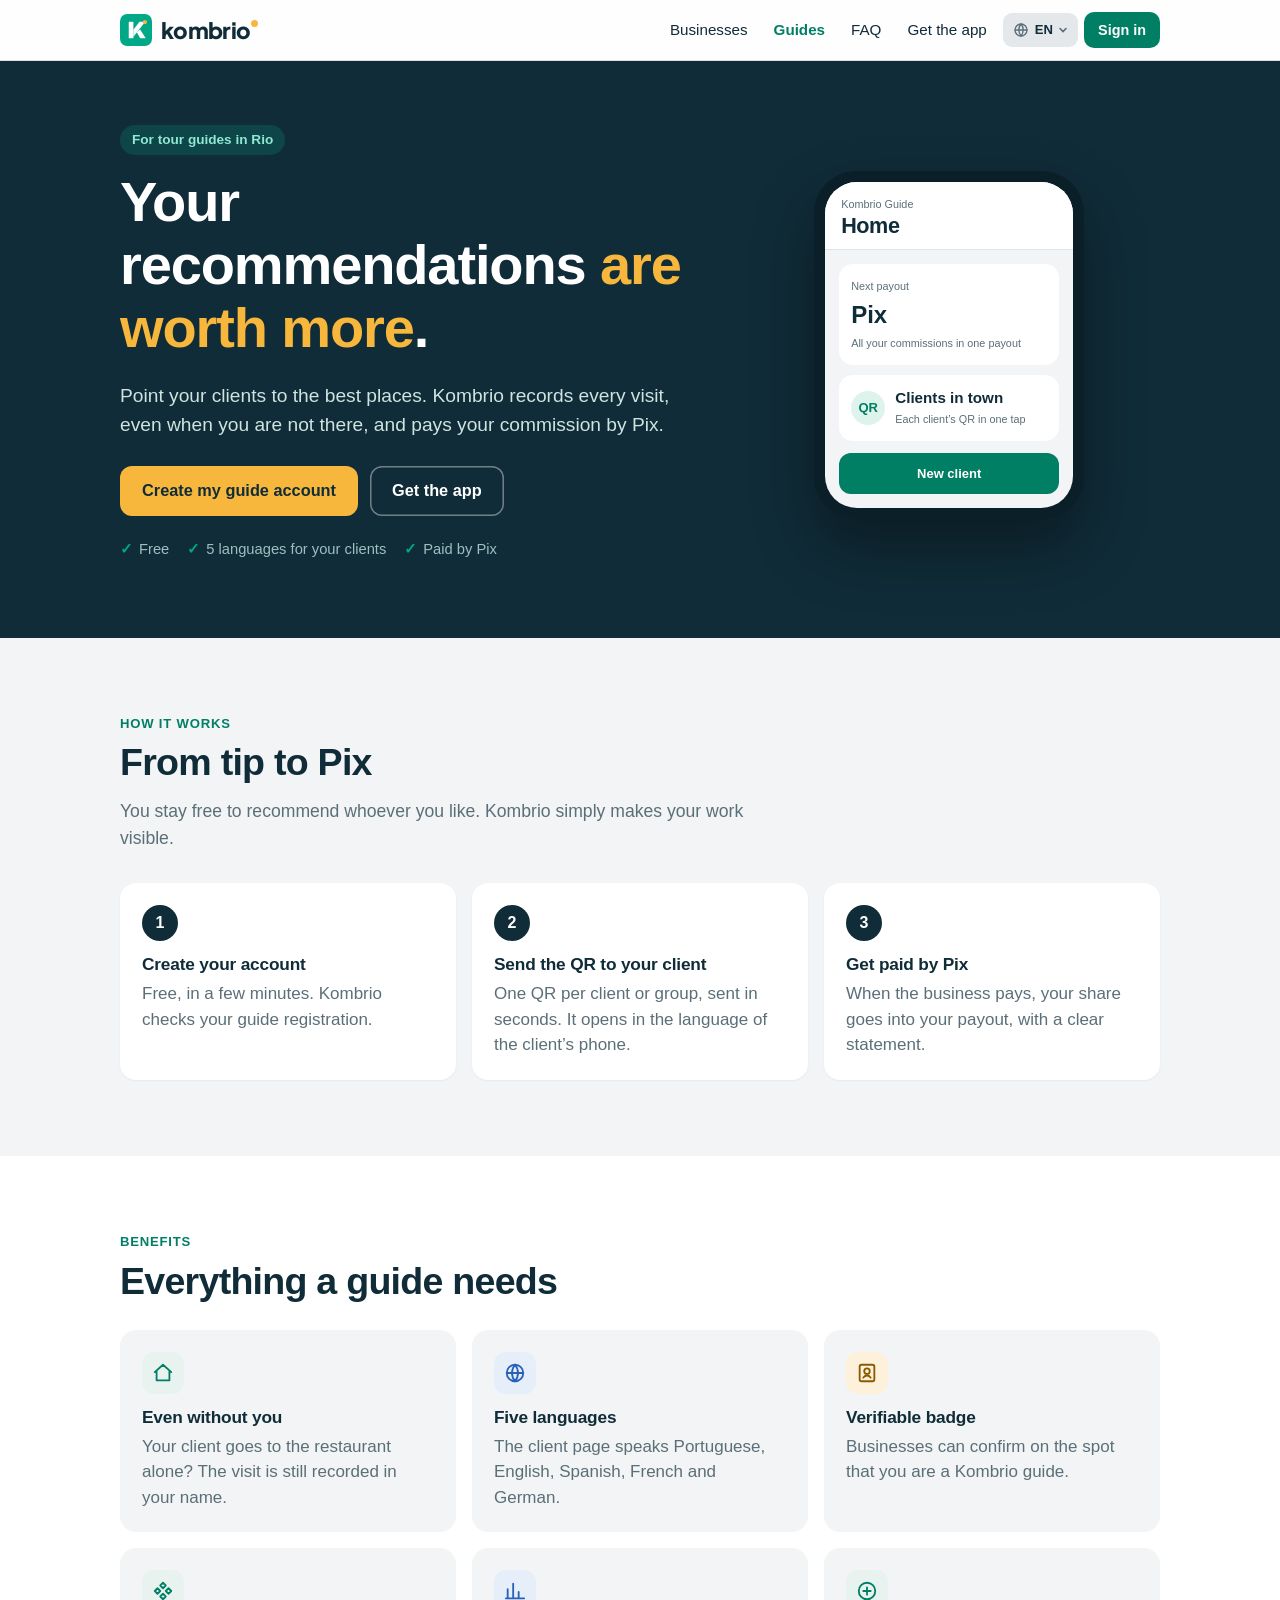
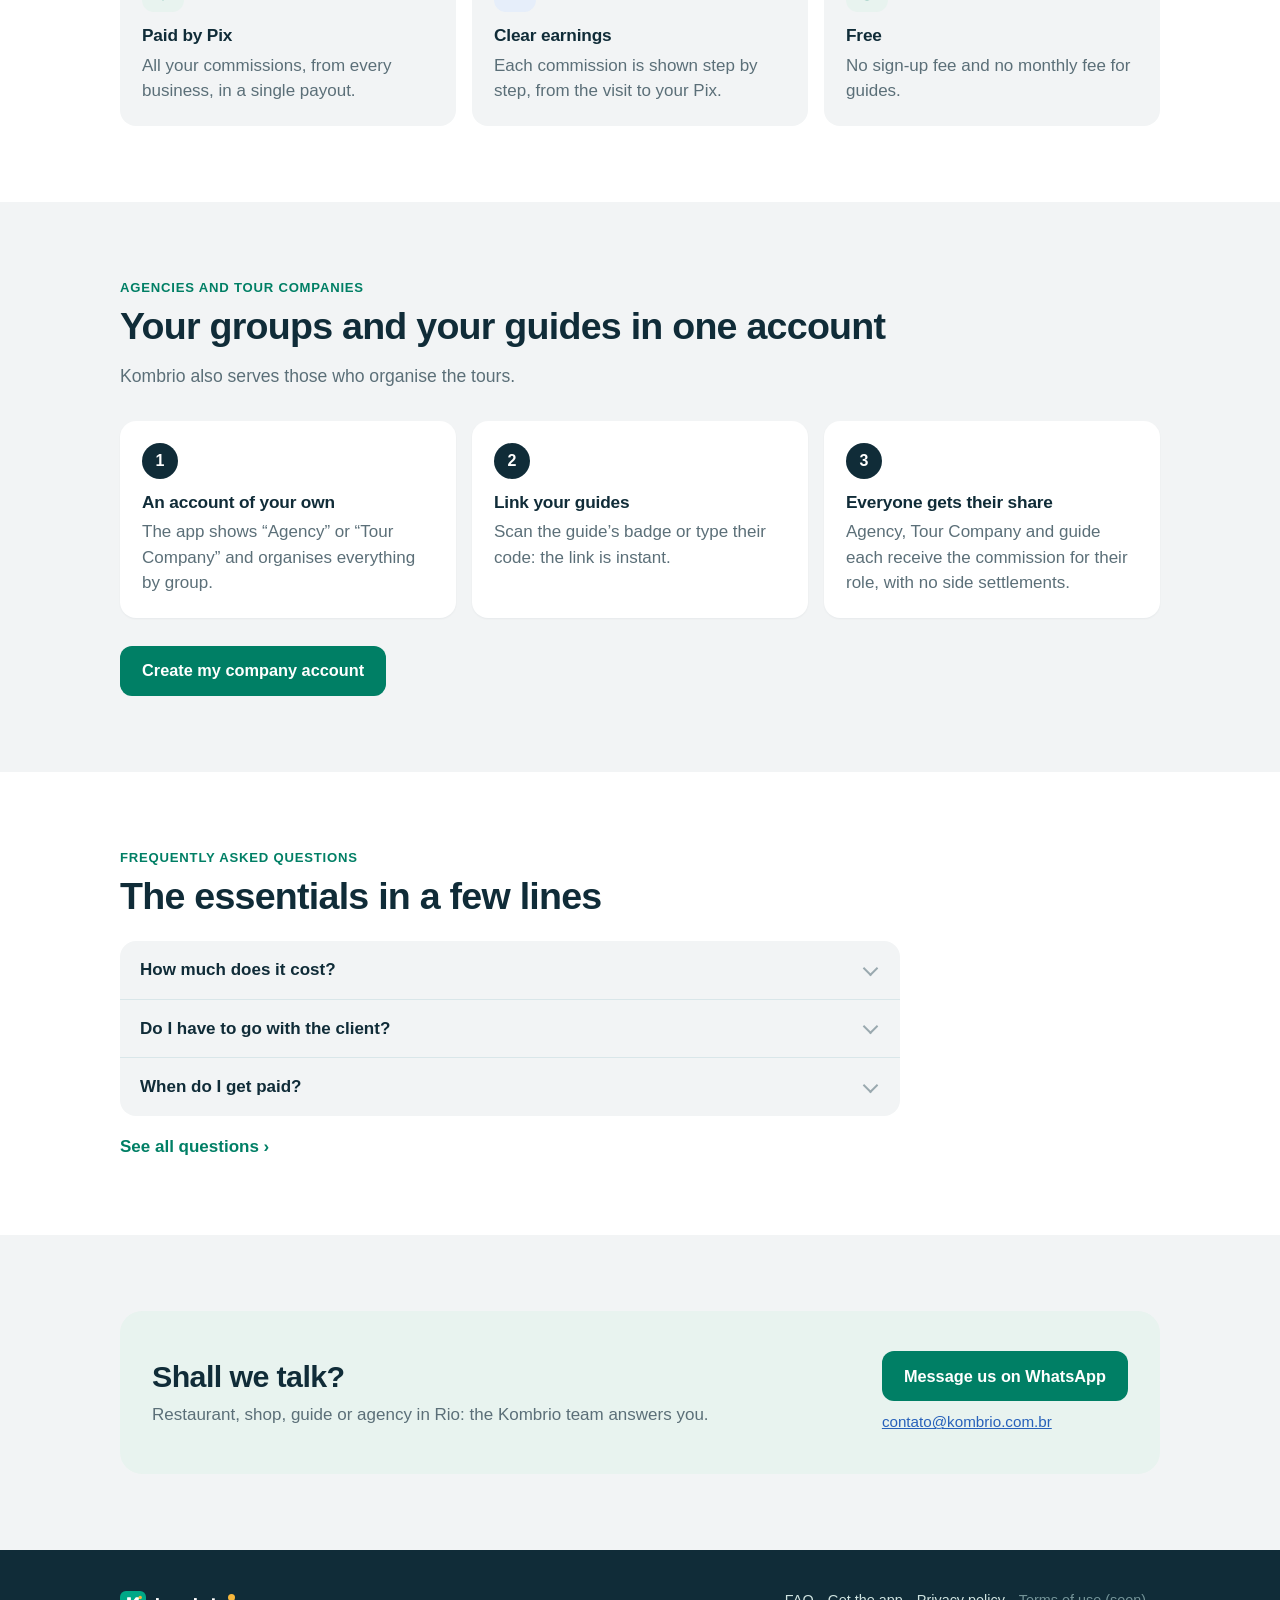
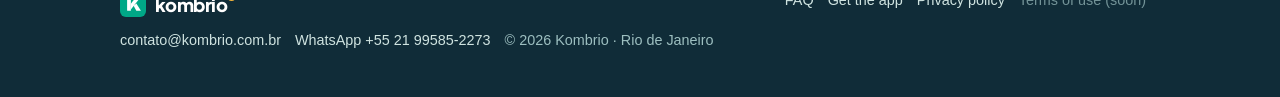
<file: guias.html>
<!doctype html>
<html lang="pt-BR">
<head>
  <meta charset="utf-8">
  <meta name="viewport" content="width=device-width, initial-scale=1, viewport-fit=cover">
  <title data-t="meta.title">Kombrio para guias · Suas recomendações valem mais</title>
  <meta name="description" content="Guias de turismo do Rio: envie um QR aos seus clientes, a Kombrio registra cada visita e repassa a sua comissão por Pix. Gratuito.">
  <meta name="theme-color" content="#102C38">
  <meta property="og:title" content="Kombrio para guias · Suas recomendações valem mais">
  <meta property="og:description" content="Guias de turismo do Rio: envie um QR aos seus clientes, a Kombrio registra cada visita e repassa a sua comissão por Pix. Gratuito.">
  <meta property="og:image" content="https://kombrio.com.br/icon-512.png">
  <link rel="canonical" href="https://kombrio.com.br/guias.html">
  <link rel="icon" href="icon.svg" type="image/svg+xml">
  <link rel="apple-touch-icon" href="icon-180.png">
  <link rel="preconnect" href="https://fonts.googleapis.com">
  <link rel="preconnect" href="https://fonts.gstatic.com" crossorigin>
  <link rel="stylesheet" href="https://fonts.googleapis.com/css2?family=Plus+Jakarta+Sans:wght@800&display=swap">
  <link rel="stylesheet" href="site.css?v=8">
</head>
<body>
<header class="top">
  <div class="wrap bar">
    <a class="logo" href="./"><img src="icon.svg" alt="">kombrio<i></i></a>
    <nav class="nav">
      <a class="lk" href="./" data-t="nav.partners">Estabelecimentos</a>
      <a class="lk on" href="guias.html" data-t="nav.guides">Guias</a>
      <a class="lk" href="faq.html" data-t="nav.faq">Perguntas</a>
      <a class="lk" href="baixar.html" data-t="nav.dl">Baixar o app</a>
      <label class="langsw" title="Idioma / Language / Langue"><svg width="16" height="16" viewBox="0 0 24 24" fill="none" stroke="currentColor" stroke-width="2" stroke-linecap="round" stroke-linejoin="round" aria-hidden="true"><circle cx="12" cy="12" r="9"/><path d="M3 12h18M12 3a14 14 0 0 1 0 18M12 3a14 14 0 0 0 0 18"/></svg><span class="langsw-l">PT</span><svg width="10" height="10" viewBox="0 0 10 10" aria-hidden="true"><path d="M2 3.5l3 3 3-3" fill="none" stroke="currentColor" stroke-width="1.6" stroke-linecap="round"/></svg><select aria-label="Idioma / Language / Langue"><option value="pt">Português</option><option value="en">English</option><option value="fr">Français</option></select></label>
      <a class="btn pri sm" href="https://app.kombrio.com.br/" data-t="nav.app">Entrar</a>
    </nav>
  </div>
</header>

<main>
  <div class="hero">
    <div class="wrap">
      <div>
        <span class="pill" data-t="h.pill">Para guias de turismo do Rio</span>
        <h1 data-t="h.title" data-html>Suas recomendações <em>valem mais</em>.</h1>
        <p class="lead" data-t="h.lead">Indique os melhores lugares aos seus clientes. A Kombrio registra cada visita, mesmo quando você não está junto, e repassa a sua comissão por Pix.</p>
        <div class="btns">
          <a class="btn yel" href="https://app.kombrio.com.br/guide/" data-t="h.cta">Criar minha conta de guia</a>
          <a class="btn ghost" href="baixar.html" data-t="h.dl">Baixar o app</a>
        </div>
        <ul class="ticks">
          <li data-t="h.t1">Gratuito</li>
          <li data-t="h.t2">Em 5 idiomas para os clientes</li>
          <li data-t="h.t3">Repasse por Pix</li>
        </ul>
      </div>
      <div class="art" aria-hidden="true">
        <div class="phone"><div class="screen">
          <div class="scr-top"><small data-t="m.k">Kombrio Guia</small><b data-t="m.t">Início</b></div>
          <div class="scr-body">
            <div class="ok-card" style="display:block"><small data-t="m.next">Próximo repasse</small><b style="font-size:1.5rem;margin-top:2px" data-t="m.pix">Pix</b><small data-t="m.nextd">Todas as suas comissões, num só repasse</small></div>
            <div class="ok-card" style="margin-top:10px"><span class="ck">QR</span><div><b data-t="m.c">Clientes em estadia</b><small data-t="m.cd">O QR de cada cliente, num toque</small></div></div>
            <div class="scr-btn" data-t="m.btn">Novo cliente</div>
          </div>
        </div></div>
      </div>
    </div>
  </div>

  <section class="sec">
    <div class="wrap">
      <div class="kick" data-t="s.k">Como funciona</div>
      <h2 data-t="s.t">Do conselho ao Pix</h2>
      <p class="intro" data-t="s.i">Você continua livre para recomendar quem quiser. A Kombrio só torna o seu trabalho visível.</p>
      <div class="steps">
        <div class="step"><div class="n">1</div><h3 data-t="s.1t">Crie a sua conta</h3><p data-t="s.1p">Gratuita, em poucos minutos. A Kombrio verifica o seu cadastro de guia.</p></div>
        <div class="step"><div class="n">2</div><h3 data-t="s.2t">Envie o QR ao cliente</h3><p data-t="s.2p">Um QR por cliente ou por grupo, enviado em segundos. Ele abre no idioma do celular do cliente.</p></div>
        <div class="step"><div class="n">3</div><h3 data-t="s.3t">Receba por Pix</h3><p data-t="s.3p">Quando o estabelecimento paga, a sua parte entra no seu repasse, com um extrato claro.</p></div>
      </div>
    </div>
  </section>

  <section class="sec white">
    <div class="wrap">
      <div class="kick" data-t="a.k">Vantagens</div>
      <h2 data-t="a.t">Tudo o que um guia precisa</h2>
      <div class="tiles" style="margin-top:28px">
        <div class="tile"><div class="ic"><svg width="22" height="22" viewBox="0 0 24 24" fill="none" stroke="currentColor" stroke-width="2" stroke-linecap="round" stroke-linejoin="round"><path d="M3 11l9-8 9 8M5 10v10h14V10"/></svg></div><h3 data-t="a.1t">Mesmo sem você</h3><p data-t="a.1p">O cliente vai sozinho ao restaurante? A visita fica registrada em seu nome.</p></div>
        <div class="tile"><div class="ic b"><svg width="22" height="22" viewBox="0 0 24 24" fill="none" stroke="currentColor" stroke-width="2" stroke-linecap="round" stroke-linejoin="round"><circle cx="12" cy="12" r="9"/><path d="M3 12h18M12 3a14 14 0 0 1 0 18M12 3a14 14 0 0 0 0 18"/></svg></div><h3 data-t="a.2t">Cinco idiomas</h3><p data-t="a.2p">A página do cliente fala português, inglês, espanhol, francês e alemão.</p></div>
        <div class="tile"><div class="ic y"><svg width="22" height="22" viewBox="0 0 24 24" fill="none" stroke="currentColor" stroke-width="2" stroke-linecap="round" stroke-linejoin="round"><rect x="4" y="3" width="16" height="18" rx="2"/><circle cx="12" cy="10" r="3"/><path d="M8 17c.8-1.5 2.3-2.3 4-2.3s3.2.8 4 2.3"/></svg></div><h3 data-t="a.3t">Crachá verificável</h3><p data-t="a.3p">Os estabelecimentos confirmam na hora que você é um guia Kombrio.</p></div>
        <div class="tile"><div class="ic"><svg width="22" height="22" viewBox="0 0 24 24" fill="none" stroke="currentColor" stroke-width="2" stroke-linecap="round" stroke-linejoin="round"><path d="M12 3l3 3-3 3-3-3zM6 9l3 3-3 3-3-3zM18 9l3 3-3 3-3-3zM12 15l3 3-3 3-3-3z"/></svg></div><h3 data-t="a.4t">Repasse por Pix</h3><p data-t="a.4p">Todas as suas comissões, de todos os estabelecimentos, num só repasse.</p></div>
        <div class="tile"><div class="ic b"><svg width="22" height="22" viewBox="0 0 24 24" fill="none" stroke="currentColor" stroke-width="2" stroke-linecap="round" stroke-linejoin="round"><path d="M4 20V10M10 20V4M16 20v-7M22 20H2"/></svg></div><h3 data-t="a.5t">Ganhos claros</h3><p data-t="a.5p">Cada comissão aparece passo a passo, da visita até o seu Pix.</p></div>
        <div class="tile"><div class="ic"><svg width="22" height="22" viewBox="0 0 24 24" fill="none" stroke="currentColor" stroke-width="2" stroke-linecap="round" stroke-linejoin="round"><circle cx="12" cy="12" r="9"/><path d="M8 12h8M12 8v8"/></svg></div><h3 data-t="a.6t">Gratuito</h3><p data-t="a.6p">Sem taxa de inscrição nem mensalidade para o guia.</p></div>
      </div>
    </div>
  </section>

  <section class="sec" id="agencias">
    <div class="wrap">
      <div class="kick" data-t="ag.k">Agências e Tour Companies</div>
      <h2 data-t="ag.t">Os seus grupos e os seus guias, numa só conta</h2>
      <p class="intro" data-t="ag.i">A Kombrio também atende quem organiza os passeios.</p>
      <div class="steps">
        <div class="step"><div class="n">1</div><h3 data-t="ag.1t">Uma conta própria</h3><p data-t="ag.1p">O app mostra «Agência» ou «Tour Company» e organiza tudo por grupo.</p></div>
        <div class="step"><div class="n">2</div><h3 data-t="ag.2t">Vincule os seus guias</h3><p data-t="ag.2p">Escaneie o crachá do guia ou digite o código dele: o vínculo é imediato.</p></div>
        <div class="step"><div class="n">3</div><h3 data-t="ag.3t">Cada um recebe a sua parte</h3><p data-t="ag.3p">Agência, Tour Company e guia recebem a comissão da sua função, sem acertos à parte.</p></div>
      </div>
      <div class="btns" style="margin-top:22px"><a class="btn pri" href="https://app.kombrio.com.br/guide/" data-t="ag.cta">Criar a conta da minha empresa</a></div>
    </div>
  </section>

  <section class="sec white">
    <div class="wrap">
      <div class="kick" data-t="f.k">Perguntas frequentes</div>
      <h2 data-t="f.t">O essencial em poucas linhas</h2>
      <div class="faq" style="margin-top:24px">
        <div class="group">
          <details><summary data-t="f.1q">Quanto custa?</summary><p data-t="f.1a">Nada. Você recebe a sua parte da comissão paga pelo estabelecimento.</p></details>
          <details><summary data-t="f.2q">Preciso acompanhar o cliente?</summary><p data-t="f.2a">Não. O QR do cliente identifica você como o guia que recomendou, mesmo quando ele vai sozinho.</p></details>
          <details><summary data-t="f.3q">Quando recebo?</summary><p data-t="f.3a">Quando o estabelecimento paga, a sua parte entra no próximo repasse por Pix, que soma todos os estabelecimentos.</p></details>
        </div>
        <a class="more" href="faq.html#guias" data-t="f.more">Ver todas as perguntas ›</a>
      </div>
    </div>
  </section>

  <section class="sec contact" id="contato">
    <div class="wrap">
      <div class="band">
        <div><h2 data-t="c.t">Vamos conversar?</h2><p data-t="c.p">Restaurante, loja, guia ou agência no Rio: a equipe Kombrio responde.</p></div>
        <div><div class="btns"><a class="btn pri" data-wa href="https://wa.me/5521995852273" data-t="c.wa">Falar pelo WhatsApp</a></div><a class="mail" href="mailto:contato@kombrio.com.br">contato@kombrio.com.br</a></div>
      </div>
    </div>
  </section>
</main>
<script>
window.PAGE_T = {
  en: {
    'meta.title': 'Kombrio for guides · Your recommendations are worth more',
    'h.pill': 'For tour guides in Rio', 'h.title': 'Your recommendations <em>are worth more</em>.',
    'h.lead': 'Point your clients to the best places. Kombrio records every visit, even when you are not there, and pays your commission by Pix.',
    'h.cta': 'Create my guide account', 'h.dl': 'Get the app', 'h.t1': 'Free', 'h.t2': '5 languages for your clients', 'h.t3': 'Paid by Pix',
    'm.k': 'Kombrio Guide', 'm.t': 'Home', 'm.next': 'Next payout', 'm.pix': 'Pix', 'm.nextd': 'All your commissions in one payout', 'm.c': 'Clients in town', 'm.cd': 'Each client’s QR in one tap', 'm.btn': 'New client',
    's.k': 'How it works', 's.t': 'From tip to Pix', 's.i': 'You stay free to recommend whoever you like. Kombrio simply makes your work visible.',
    's.1t': 'Create your account', 's.1p': 'Free, in a few minutes. Kombrio checks your guide registration.',
    's.2t': 'Send the QR to your client', 's.2p': 'One QR per client or group, sent in seconds. It opens in the language of the client’s phone.',
    's.3t': 'Get paid by Pix', 's.3p': 'When the business pays, your share goes into your payout, with a clear statement.',
    'a.k': 'Benefits', 'a.t': 'Everything a guide needs',
    'a.1t': 'Even without you', 'a.1p': 'Your client goes to the restaurant alone? The visit is still recorded in your name.',
    'a.2t': 'Five languages', 'a.2p': 'The client page speaks Portuguese, English, Spanish, French and German.',
    'a.3t': 'Verifiable badge', 'a.3p': 'Businesses can confirm on the spot that you are a Kombrio guide.',
    'a.4t': 'Paid by Pix', 'a.4p': 'All your commissions, from every business, in a single payout.',
    'a.5t': 'Clear earnings', 'a.5p': 'Each commission is shown step by step, from the visit to your Pix.',
    'a.6t': 'Free', 'a.6p': 'No sign-up fee and no monthly fee for guides.',
    'ag.k': 'Agencies and Tour Companies', 'ag.t': 'Your groups and your guides in one account', 'ag.i': 'Kombrio also serves those who organise the tours.',
    'ag.1t': 'An account of your own', 'ag.1p': 'The app shows “Agency” or “Tour Company” and organises everything by group.',
    'ag.2t': 'Link your guides', 'ag.2p': 'Scan the guide’s badge or type their code: the link is instant.',
    'ag.3t': 'Everyone gets their share', 'ag.3p': 'Agency, Tour Company and guide each receive the commission for their role, with no side settlements.',
    'ag.cta': 'Create my company account',
    'f.k': 'Frequently asked questions', 'f.t': 'The essentials in a few lines',
    'f.1q': 'How much does it cost?', 'f.1a': 'Nothing. You receive your share of the commission paid by the business.',
    'f.2q': 'Do I have to go with the client?', 'f.2a': 'No. The client’s QR identifies you as the guide who recommended them, even when they go alone.',
    'f.3q': 'When do I get paid?', 'f.3a': 'When the business pays, your share goes into your next Pix payout, which adds up every business.',
    'f.more': 'See all questions ›'
  },
  fr: {
    'meta.title': 'Kombrio pour les guides · Vos recommandations valent plus',
    'h.pill': 'Pour les guides touristiques de Rio', 'h.title': 'Vos recommandations <em>valent plus</em>.',
    'h.lead': 'Recommandez les meilleures adresses à vos clients. Kombrio enregistre chaque visite, même quand vous n’êtes pas là, et vous reverse votre commission par Pix.',
    'h.cta': 'Créer mon compte guide', 'h.dl': 'Installer l’app', 'h.t1': 'Gratuit', 'h.t2': '5 langues pour vos clients', 'h.t3': 'Reversement par Pix',
    'm.k': 'Kombrio Guide', 'm.t': 'Accueil', 'm.next': 'Prochain reversement', 'm.pix': 'Pix', 'm.nextd': 'Toutes vos commissions en un seul virement', 'm.c': 'Clients en séjour', 'm.cd': 'Le QR de chaque client en un geste', 'm.btn': 'Nouveau client',
    's.k': 'Comment ça marche', 's.t': 'Du conseil au Pix', 's.i': 'Vous restez libre de recommander qui vous voulez. Kombrio rend simplement votre travail visible.',
    's.1t': 'Créez votre compte', 's.1p': 'Gratuit, en quelques minutes. Kombrio vérifie votre enregistrement de guide.',
    's.2t': 'Envoyez le QR au client', 's.2p': 'Un QR par client ou par groupe, envoyé en quelques secondes. Il s’ouvre dans la langue du téléphone du client.',
    's.3t': 'Recevez par Pix', 's.3p': 'Quand l’établissement paie, votre part entre dans votre reversement, avec un relevé clair.',
    'a.k': 'Avantages', 'a.t': 'Tout ce dont un guide a besoin',
    'a.1t': 'Même sans vous', 'a.1p': 'Le client va seul au restaurant ? La visite est quand même enregistrée à votre nom.',
    'a.2t': 'Cinq langues', 'a.2p': 'La page du client parle portugais, anglais, espagnol, français et allemand.',
    'a.3t': 'Badge vérifiable', 'a.3p': 'Les établissements confirment sur place que vous êtes un guide Kombrio.',
    'a.4t': 'Reversement par Pix', 'a.4p': 'Toutes vos commissions, de tous les établissements, en un seul virement.',
    'a.5t': 'Des gains clairs', 'a.5p': 'Chaque commission s’affiche étape par étape, de la visite jusqu’à votre Pix.',
    'a.6t': 'Gratuit', 'a.6p': 'Ni frais d’inscription ni abonnement pour le guide.',
    'ag.k': 'Agences et Tour Companies', 'ag.t': 'Vos groupes et vos guides dans un seul compte', 'ag.i': 'Kombrio sert aussi ceux qui organisent les sorties.',
    'ag.1t': 'Un compte à vous', 'ag.1p': 'L’app affiche « Agence » ou « Tour Company » et range tout par groupe.',
    'ag.2t': 'Rattachez vos guides', 'ag.2p': 'Scannez le badge du guide ou tapez son code : le lien est immédiat.',
    'ag.3t': 'Chacun reçoit sa part', 'ag.3p': 'Agence, Tour Company et guide reçoivent chacun la commission de leur rôle, sans arrangements à côté.',
    'ag.cta': 'Créer le compte de mon entreprise',
    'f.k': 'Questions fréquentes', 'f.t': 'L’essentiel en quelques lignes',
    'f.1q': 'Combien ça coûte ?', 'f.1a': 'Rien. Vous recevez votre part de la commission payée par l’établissement.',
    'f.2q': 'Dois-je accompagner le client ?', 'f.2a': 'Non. Le QR du client vous identifie comme le guide qui l’a recommandé, même s’il y va seul.',
    'f.3q': 'Quand suis-je payé ?', 'f.3a': 'Quand l’établissement paie, votre part entre dans le prochain reversement par Pix, qui regroupe tous les établissements.',
    'f.more': 'Voir toutes les questions ›'
  }
};
</script>


<footer>
  <div class="wrap">
    <a class="logo" href="./"><img src="icon.svg" alt="">kombrio<i></i></a>
    <div class="links"><a href="faq.html" data-t="nav.faq">Perguntas</a><a href="baixar.html" data-t="nav.dl">Baixar o app</a><a href="https://app.kombrio.com.br/client/#/privacidade" data-t="ft.priv">Política de privacidade</a><span class="soon" data-t="ft.terms">Termos de uso (em breve)</span></div>
    <div class="ft-contact"><a href="mailto:contato@kombrio.com.br">contato@kombrio.com.br</a><a data-wa href="https://wa.me/5521995852273">WhatsApp +55 21 99585-2273</a><span data-t="ft.city">© 2026 Kombrio · Rio de Janeiro</span></div>
  </div>
</footer>

<nav class="tabbar" aria-label="Menu">
  <a href="./"><svg width="24" height="24" viewBox="0 0 24 24" fill="none" stroke="currentColor" stroke-width="2" stroke-linecap="round" stroke-linejoin="round"><path d="M3 9l1-5h16l1 5M4 9v11h16V9M9 20v-6h6v6"/></svg><span data-t="nav.partners">Estabelecimentos</span></a>
  <a class="on" href="guias.html"><svg width="24" height="24" viewBox="0 0 24 24" fill="none" stroke="currentColor" stroke-width="2" stroke-linecap="round" stroke-linejoin="round"><circle cx="12" cy="7" r="4"/><path d="M4 21v-1a7 7 0 0 1 16 0v1"/></svg><span data-t="nav.guides">Guias</span></a>
  <a href="faq.html"><svg width="24" height="24" viewBox="0 0 24 24" fill="none" stroke="currentColor" stroke-width="2" stroke-linecap="round" stroke-linejoin="round"><circle cx="12" cy="12" r="9"/><path d="M9.5 9.5a2.5 2.5 0 1 1 3.5 2.3c-.6.3-1 .9-1 1.6v.6M12 17h.01"/></svg><span data-t="nav.faq">Perguntas</span></a>
  <a href="baixar.html"><svg width="24" height="24" viewBox="0 0 24 24" fill="none" stroke="currentColor" stroke-width="2" stroke-linecap="round" stroke-linejoin="round"><path d="M12 3v12M7 10l5 5 5-5M5 21h14"/></svg><span data-t="nav.dl">Baixar o app</span></a>
</nav>

<script src="site.js?v=8"></script>
</body>
</html>
</file>
<file: site.css>
/* Kombrio · site public (v2, 23/11/2026) — style iOS sobre de l'app v133.
   Compatibilité : iOS 13.4 / Chrome 80 → pas de « gap » sur flex (marges), pas de :has(), pas d'aspect-ratio. */
:root{
  --ink:#102C38;--muted:#5B6F78;--line:#D9E6E9;--bg:#F2F4F5;--surface:#fff;
  --brand:#007F65;--brand-light:#00A887;--brand-soft:#E8F3EF;--accent:#F6B73C;--accent-soft:#FDF1DB;--link:#2761BA;--info-bg:#E6EEFA;
  --sys:-apple-system,BlinkMacSystemFont,"SF Pro Text","Segoe UI",Roboto,"Helvetica Neue",Arial,sans-serif;
  --disp:-apple-system,BlinkMacSystemFont,"SF Pro Display","Segoe UI",Roboto,"Helvetica Neue",Arial,sans-serif;
  --logo:"Plus Jakarta Sans",var(--disp);
}
*{box-sizing:border-box}
html{scroll-behavior:smooth;-webkit-text-size-adjust:100%}
body{margin:0;font-family:var(--sys);color:var(--ink);background:var(--bg);line-height:1.5;font-size:17px}
a{color:var(--link)}
h1,h2,h3{font-family:var(--disp);margin:0 0 .4em;line-height:1.12;letter-spacing:-.02em}
h1{font-size:clamp(2.1rem,5.2vw,3.5rem);font-weight:800}
h2{font-size:clamp(1.65rem,3.4vw,2.35rem);font-weight:800}
h3{font-size:1.08rem;font-weight:700;letter-spacing:-.01em}
p{margin:0 0 1em}
.wrap{max-width:1080px;margin:0 auto;padding:0 20px}

/* en-tête */
.top{position:-webkit-sticky;position:sticky;top:0;z-index:20;background:rgba(255,255,255,.88);-webkit-backdrop-filter:saturate(180%) blur(16px);backdrop-filter:saturate(180%) blur(16px);border-bottom:.5px solid rgba(16,44,56,.14)}
.bar{display:flex;align-items:center;justify-content:space-between;height:60px}
.logo{display:flex;align-items:center;text-decoration:none;color:var(--ink);font:800 1.4rem var(--logo);letter-spacing:-.03em}
.logo img{width:32px;height:32px;margin-right:9px}
.logo i{display:inline-block;width:7px;height:7px;border-radius:50%;background:var(--accent);margin:-14px 0 0 1px}
.nav{display:flex;align-items:center}
.nav>*{margin-left:6px}
.nav a.lk{color:var(--ink);text-decoration:none;font-weight:500;padding:8px 10px;border-radius:10px;font-size:.95rem}
.nav a.lk:hover{background:var(--bg)}
.nav a.lk.on{color:var(--brand);font-weight:600}
.seg{display:inline-flex;background:#E4E8EA;border-radius:9px;padding:2px}
.seg button{border:0;background:transparent;font:600 .78rem var(--sys);color:var(--muted);padding:6px 9px;border-radius:7px;cursor:pointer;min-height:30px}
.seg button.on{background:#fff;color:var(--ink);box-shadow:0 1px 3px rgba(16,44,56,.14)}

/* boutons */
.btn{display:inline-flex;align-items:center;justify-content:center;min-height:50px;padding:12px 22px;border-radius:12px;font:600 1.02rem var(--sys);text-decoration:none;cursor:pointer;border:0;text-align:center;-webkit-tap-highlight-color:transparent}
.btn:active{opacity:.85}
.btn.pri{background:var(--brand);color:#fff}
.btn.yel{background:var(--accent);color:var(--ink)}
.btn.soft{background:var(--brand-soft);color:var(--brand)}
.btn.ghost{background:transparent;color:#fff;box-shadow:inset 0 0 0 1.5px rgba(255,255,255,.4)}
.btn.sm{min-height:36px;padding:7px 14px;font-size:.9rem;border-radius:10px}
.btns{display:flex;flex-wrap:wrap;margin:-6px}
.btns>*{margin:6px}

/* bandeau principal */
.hero{background:var(--ink);color:#fff;overflow:hidden}
.hero .wrap{display:grid;grid-template-columns:1.15fr .85fr;grid-gap:48px;align-items:center;padding-top:64px;padding-bottom:72px}
.hero h1{color:#fff}
.hero h1 em{font-style:normal;color:var(--accent)}
.hero .lead{font-size:1.2rem;color:#CFE3E0;max-width:32em;margin-bottom:26px}
.pill{display:inline-block;background:rgba(0,168,135,.2);color:#8FE8D2;font-weight:600;font-size:.85rem;padding:5px 12px;border-radius:999px;margin-bottom:16px}
.ticks{list-style:none;padding:0;margin:22px 0 0;display:flex;flex-wrap:wrap;color:#9DBFC0;font-size:.92rem}
.ticks li{margin:0 18px 6px 0}
.ticks li::before{content:"✓";color:var(--brand-light);font-weight:700;margin-right:6px}

/* téléphone illustratif */
.phone{width:270px;margin:0 auto;background:#0b1f28;border-radius:42px;padding:11px;box-shadow:0 30px 60px rgba(0,0,0,.35)}
.screen{background:var(--bg);border-radius:32px;overflow:hidden;color:var(--ink);font-size:13px}
.scr-top{background:#fff;padding:14px 16px 10px;border-bottom:.5px solid var(--line)}
.scr-top b{font:800 1.35rem var(--disp);letter-spacing:-.02em}
.scr-top small{display:block;color:var(--muted)}
.scr-body{padding:14px}
.qr-frame{background:#1c2b31;border-radius:16px;height:150px;position:relative;margin-bottom:12px}
.qr-frame span{position:absolute;width:34px;height:34px;border:3px solid var(--accent)}
.qr-frame .a{top:22px;left:58px;border-right:0;border-bottom:0;border-radius:8px 0 0 0}
.qr-frame .b{top:22px;right:58px;border-left:0;border-bottom:0;border-radius:0 8px 0 0}
.qr-frame .c{bottom:22px;left:58px;border-right:0;border-top:0;border-radius:0 0 0 8px}
.qr-frame .d{bottom:22px;right:58px;border-left:0;border-top:0;border-radius:0 0 8px 0}
.ok-card{background:#fff;border-radius:14px;padding:12px;display:flex;align-items:center}
.ok-card .ck{flex:none;width:34px;height:34px;border-radius:50%;background:#DDF3EC;color:var(--brand);display:flex;align-items:center;justify-content:center;font-weight:800;margin-right:10px}
.ok-card b{display:block;font-size:.95rem}
.ok-card small{color:var(--muted)}
.scr-btn{margin-top:12px;background:var(--brand);color:#fff;border-radius:12px;text-align:center;padding:11px;font-weight:600}

/* sections */
.sec{padding:76px 0}
.sec.white{background:#fff}
.kick{color:var(--brand);font-weight:700;font-size:.82rem;letter-spacing:.06em;text-transform:uppercase;margin-bottom:8px}
.intro{color:var(--muted);font-size:1.1rem;max-width:38em;margin-bottom:32px}

/* liste groupée iOS (étapes) */
.steps{display:grid;grid-template-columns:repeat(3,1fr);grid-gap:16px}
.step{background:#fff;border-radius:16px;padding:22px;box-shadow:0 1px 2px rgba(16,44,56,.05)}
.sec.white .step,.sec.white .tile{background:var(--bg);box-shadow:none}
.step .n{width:36px;height:36px;border-radius:50%;background:var(--ink);color:#fff;font:700 1rem var(--disp);display:flex;align-items:center;justify-content:center;margin-bottom:14px}
.step p,.tile p{margin:0;color:var(--muted)}

/* tuiles d'avantages */
.tiles{display:grid;grid-template-columns:repeat(3,1fr);grid-gap:16px}
.tile{background:#fff;border-radius:16px;padding:22px;box-shadow:0 1px 2px rgba(16,44,56,.05)}
.tile .ic{width:42px;height:42px;border-radius:12px;display:flex;align-items:center;justify-content:center;margin-bottom:14px;background:var(--brand-soft);color:var(--brand)}
.tile .ic.y{background:var(--accent-soft);color:#8a5a00}
.tile .ic.b{background:var(--info-bg);color:var(--link)}

/* encarts */
.band{background:var(--brand-soft);border-radius:22px;padding:32px;display:flex;align-items:center;justify-content:space-between;flex-wrap:wrap}
.band>div{margin:8px 24px 8px 0;max-width:36em}
.band h2{font-size:clamp(1.4rem,2.6vw,1.9rem);margin-bottom:.3em}
.band p{margin:0;color:var(--muted)}
.band.dark{background:var(--ink);color:#fff}
.band.dark p{color:#CFE3E0}
.band.dark h2{color:#fff}
.two{display:grid;grid-template-columns:1fr 1fr;grid-gap:16px}

/* FAQ */
.faq-tabs{display:flex;background:#E4E8EA;border-radius:11px;padding:3px;max-width:640px;margin-bottom:22px;overflow-x:auto;-webkit-overflow-scrolling:touch}
.faq-tabs button{flex:1 0 auto;border:0;background:transparent;font:600 .92rem var(--sys);color:var(--muted);padding:9px 14px;border-radius:9px;cursor:pointer;min-height:40px;white-space:nowrap}
.faq-tabs button.on{background:#fff;color:var(--ink);box-shadow:0 1px 3px rgba(16,44,56,.14)}
.faq{max-width:780px}
.group{background:#fff;border-radius:16px;overflow:hidden;box-shadow:0 1px 2px rgba(16,44,56,.05)}
.sec.white .group{background:var(--bg);box-shadow:none}
.group details{border-top:.5px solid var(--line)}
.group details:first-child{border-top:0}
.group summary{cursor:pointer;font-weight:600;padding:16px 20px;list-style:none;display:flex;justify-content:space-between;align-items:center;min-height:52px}
.group summary::-webkit-details-marker{display:none}
.group summary::after{content:"";flex:none;width:9px;height:9px;border-right:2px solid #9AA9AF;border-bottom:2px solid #9AA9AF;transform:rotate(45deg);margin:-4px 4px 0 16px;transition:transform .2s}
.group details[open] summary::after{transform:rotate(-135deg);margin-top:4px}
.group details p{margin:0;padding:0 20px 18px;color:var(--muted)}
.more{display:inline-block;margin-top:18px;font-weight:600;color:var(--brand);text-decoration:none}
.aud-h{font-size:.8rem;font-weight:600;text-transform:uppercase;letter-spacing:.06em;color:var(--muted);margin:0 0 8px 20px}

/* contact et pied */
.contact .band>div:last-child{margin-right:0}
.mail{display:block;margin-top:10px;font-size:.95rem}
footer{background:var(--ink);color:#9DBFC0;padding:34px 0;font-size:.9rem}
footer .wrap{display:flex;justify-content:space-between;flex-wrap:wrap;align-items:center}
footer .wrap>*{margin:6px 0}
footer a{color:#CFE3E0;text-decoration:none}
footer .logo{color:#fff;font-size:1.15rem}
footer .logo img{width:26px;height:26px}
footer .links a,footer .links span{display:inline-block;margin:0 14px 6px 0;max-width:100%}
.soon{opacity:.7}

/* barre d'onglets (téléphone) */
.tabbar{display:none}

@media(max-width:900px){
  .hero .wrap{grid-template-columns:1fr;padding-top:44px;padding-bottom:52px}
  .hero .art{display:none}
  .steps,.tiles{grid-template-columns:1fr 1fr}
  .steps .step:last-child{grid-column:1/-1}
  .sec{padding:56px 0}
}
@media(max-width:760px){
  .nav a.lk{display:none}
  body{padding-bottom:calc(58px + env(safe-area-inset-bottom))}
  .tabbar{display:flex;position:fixed;left:0;right:0;bottom:0;z-index:20;background:rgba(255,255,255,.92);-webkit-backdrop-filter:saturate(180%) blur(16px);backdrop-filter:saturate(180%) blur(16px);border-top:.5px solid rgba(16,44,56,.16);padding-bottom:env(safe-area-inset-bottom)}
  .tabbar a{flex:1;display:flex;flex-direction:column;align-items:center;justify-content:center;height:58px;color:#8A999F;text-decoration:none;font-size:.68rem;font-weight:600;-webkit-tap-highlight-color:transparent}
  .tabbar a svg{margin-bottom:3px}
  .tabbar a.on{color:var(--brand)}
  .two{grid-template-columns:1fr}
}
@media(max-width:560px){
  body{font-size:16px}
  .wrap{padding:0 16px}
  .logo{font-size:1.25rem}.logo img{width:28px;height:28px;margin-right:7px}
  .nav>*{margin-left:5px}
  .seg button{padding:6px 7px}
  .hero .lead{font-size:1.08rem}
  .hero .btns .btn{flex:1 1 100%}
  .steps,.tiles{grid-template-columns:1fr}
  .steps .step:last-child{grid-column:auto}
  .step,.tile{padding:18px}
  .tile{display:grid;grid-template-columns:42px 1fr;grid-column-gap:14px;align-items:start}
  .tile .ic{grid-row:span 2;margin:0}
  .tile h3{margin:0 0 2px;align-self:end}
  .band{padding:22px}
  .band>div{margin-right:0}
  .band .btns,.band .btns .btn{width:100%}
  .band .btns .btn{flex:1 1 100%}
  .group summary{padding:14px 16px}
  .group details p{padding:0 16px 16px}
  footer .wrap{display:block}
}
@media(max-width:370px){
  .logo{font-size:1.1rem}.logo img{width:24px;height:24px;margin-right:6px}
  .btn.sm{padding:6px 9px;font-size:.8rem}
  .seg button{padding:5px 6px;font-size:.72rem}
}
.btn.sm{white-space:nowrap}
@media(max-width:560px){
  .faq-tabs{display:grid;grid-template-columns:1fr 1fr;grid-gap:3px;overflow:visible}
  .faq-tabs button{padding:8px 6px}
}
.nav a.lk{white-space:nowrap}
@media(max-width:960px){.nav a.lk[href="baixar.html"]{display:none}}
/* sélecteur de langue unique (23/11) : un bouton, la liste native du téléphone */
.langsw{position:relative;display:inline-flex;align-items:center;height:34px;padding:0 10px;border-radius:9px;background:#E4E8EA;color:var(--ink);font:600 .82rem var(--sys);cursor:pointer;white-space:nowrap}
.langsw svg{flex:none;color:var(--muted)}
.langsw .langsw-l{margin:0 5px 0 6px}
.langsw select{position:absolute;top:0;left:0;width:100%;height:100%;opacity:0;cursor:pointer;font-size:16px;-webkit-appearance:none;appearance:none;border:0}
.langsw:focus-within{box-shadow:0 0 0 2px var(--brand)}
/* pied de page : contact (23/11) */
.ft-contact a,.ft-contact span{display:inline-block;margin:0 14px 6px 0}
</file>
